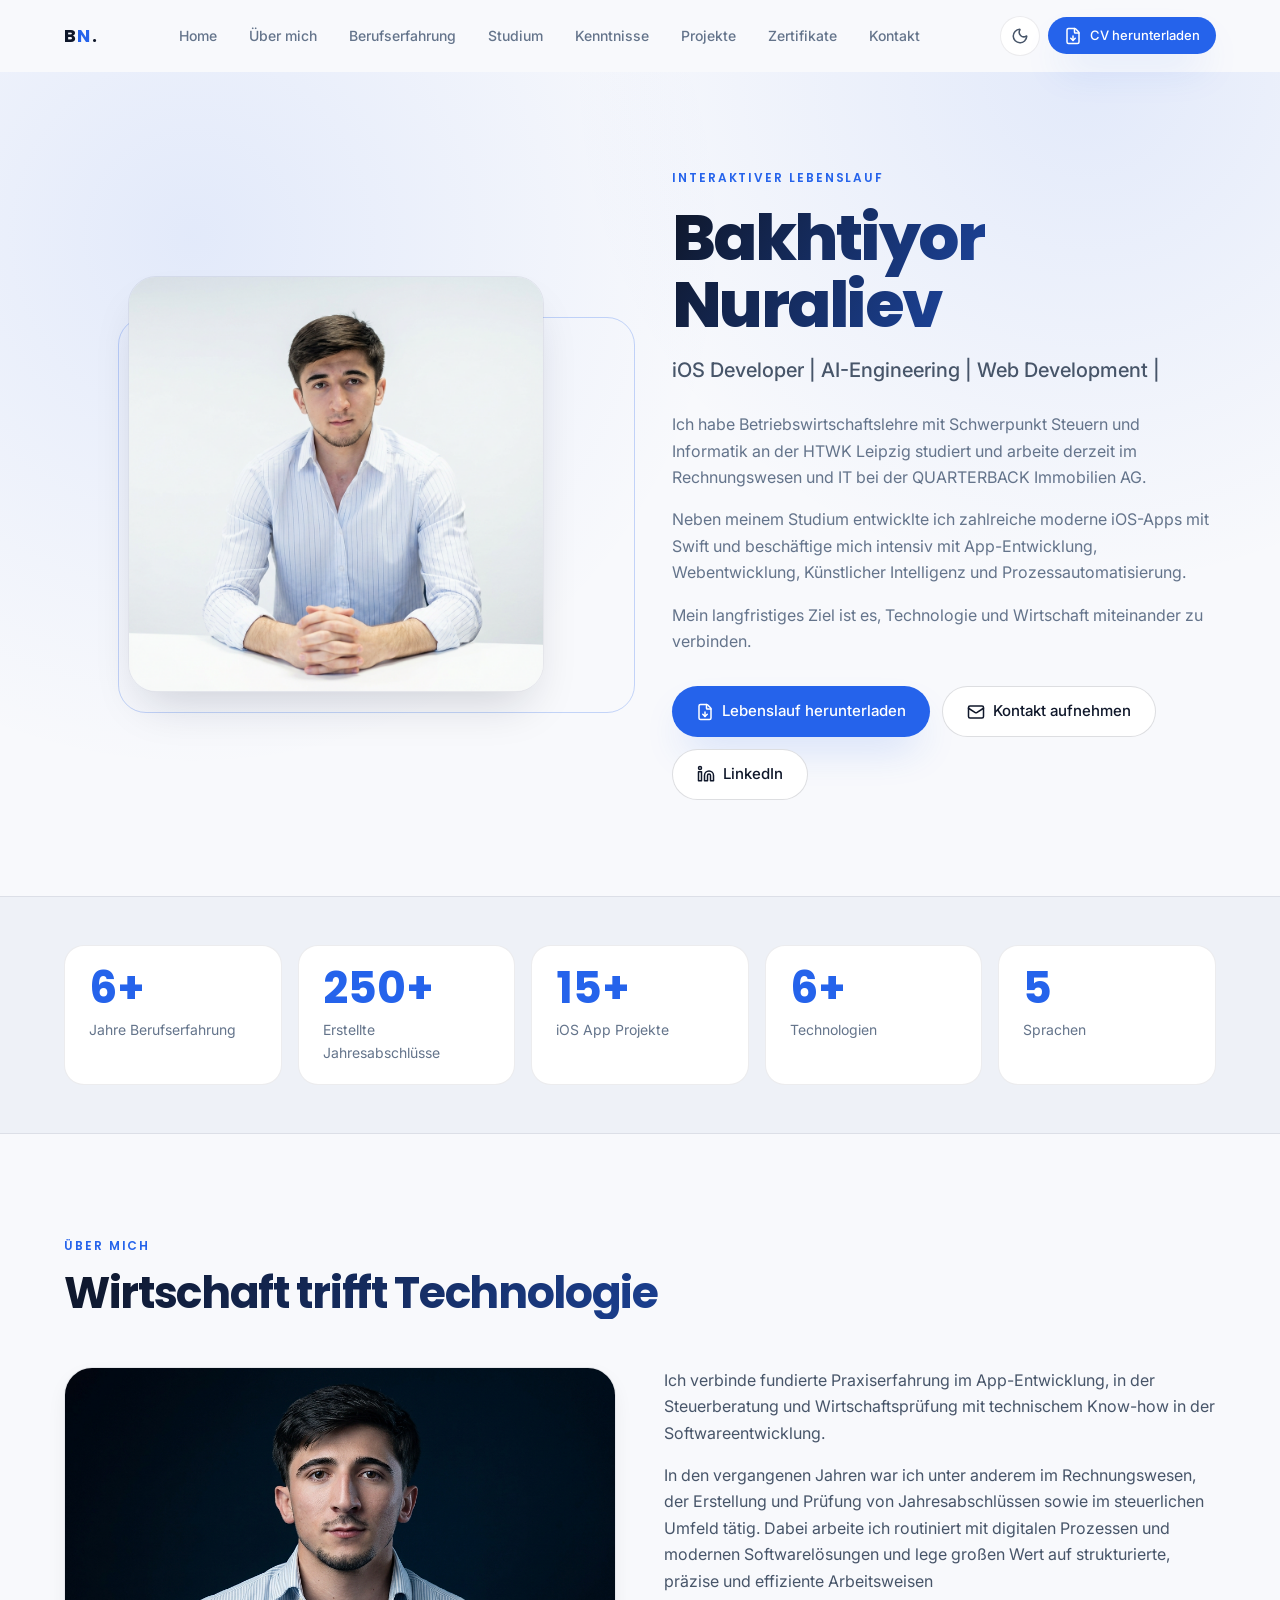
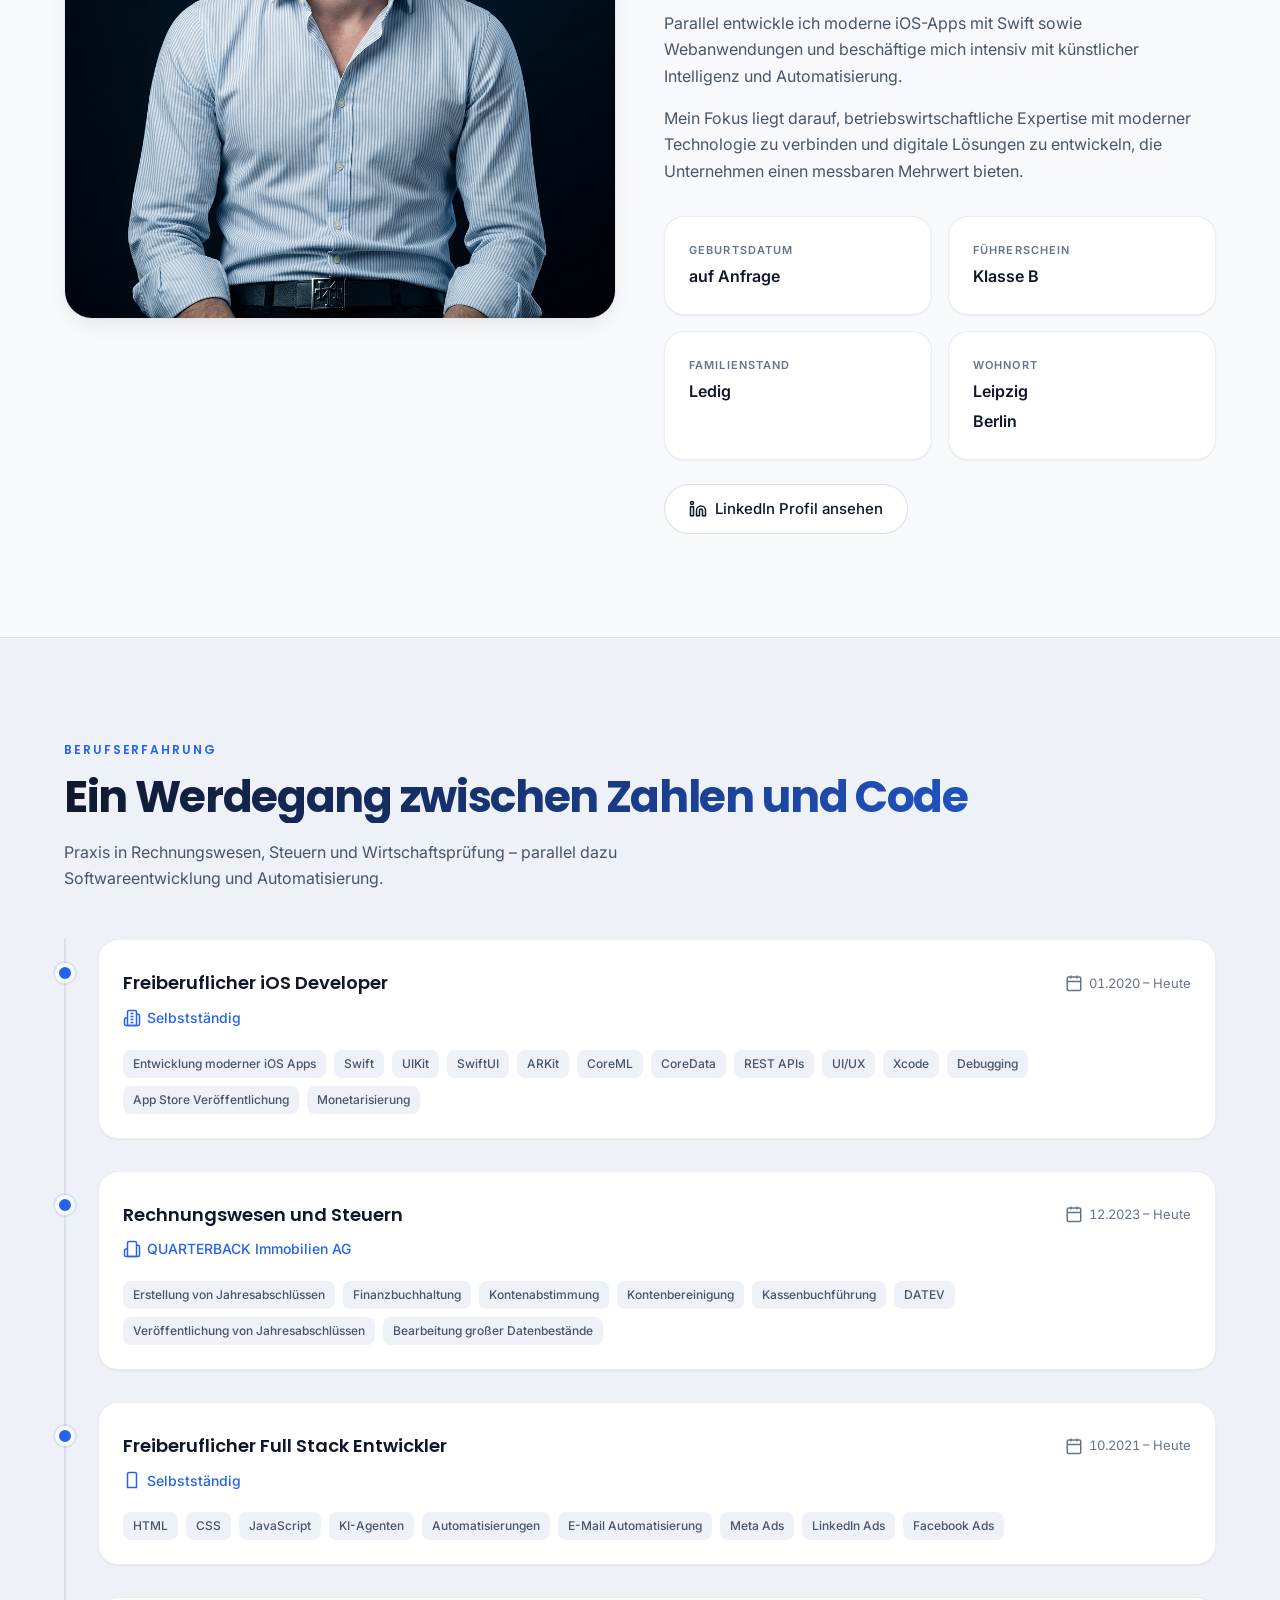
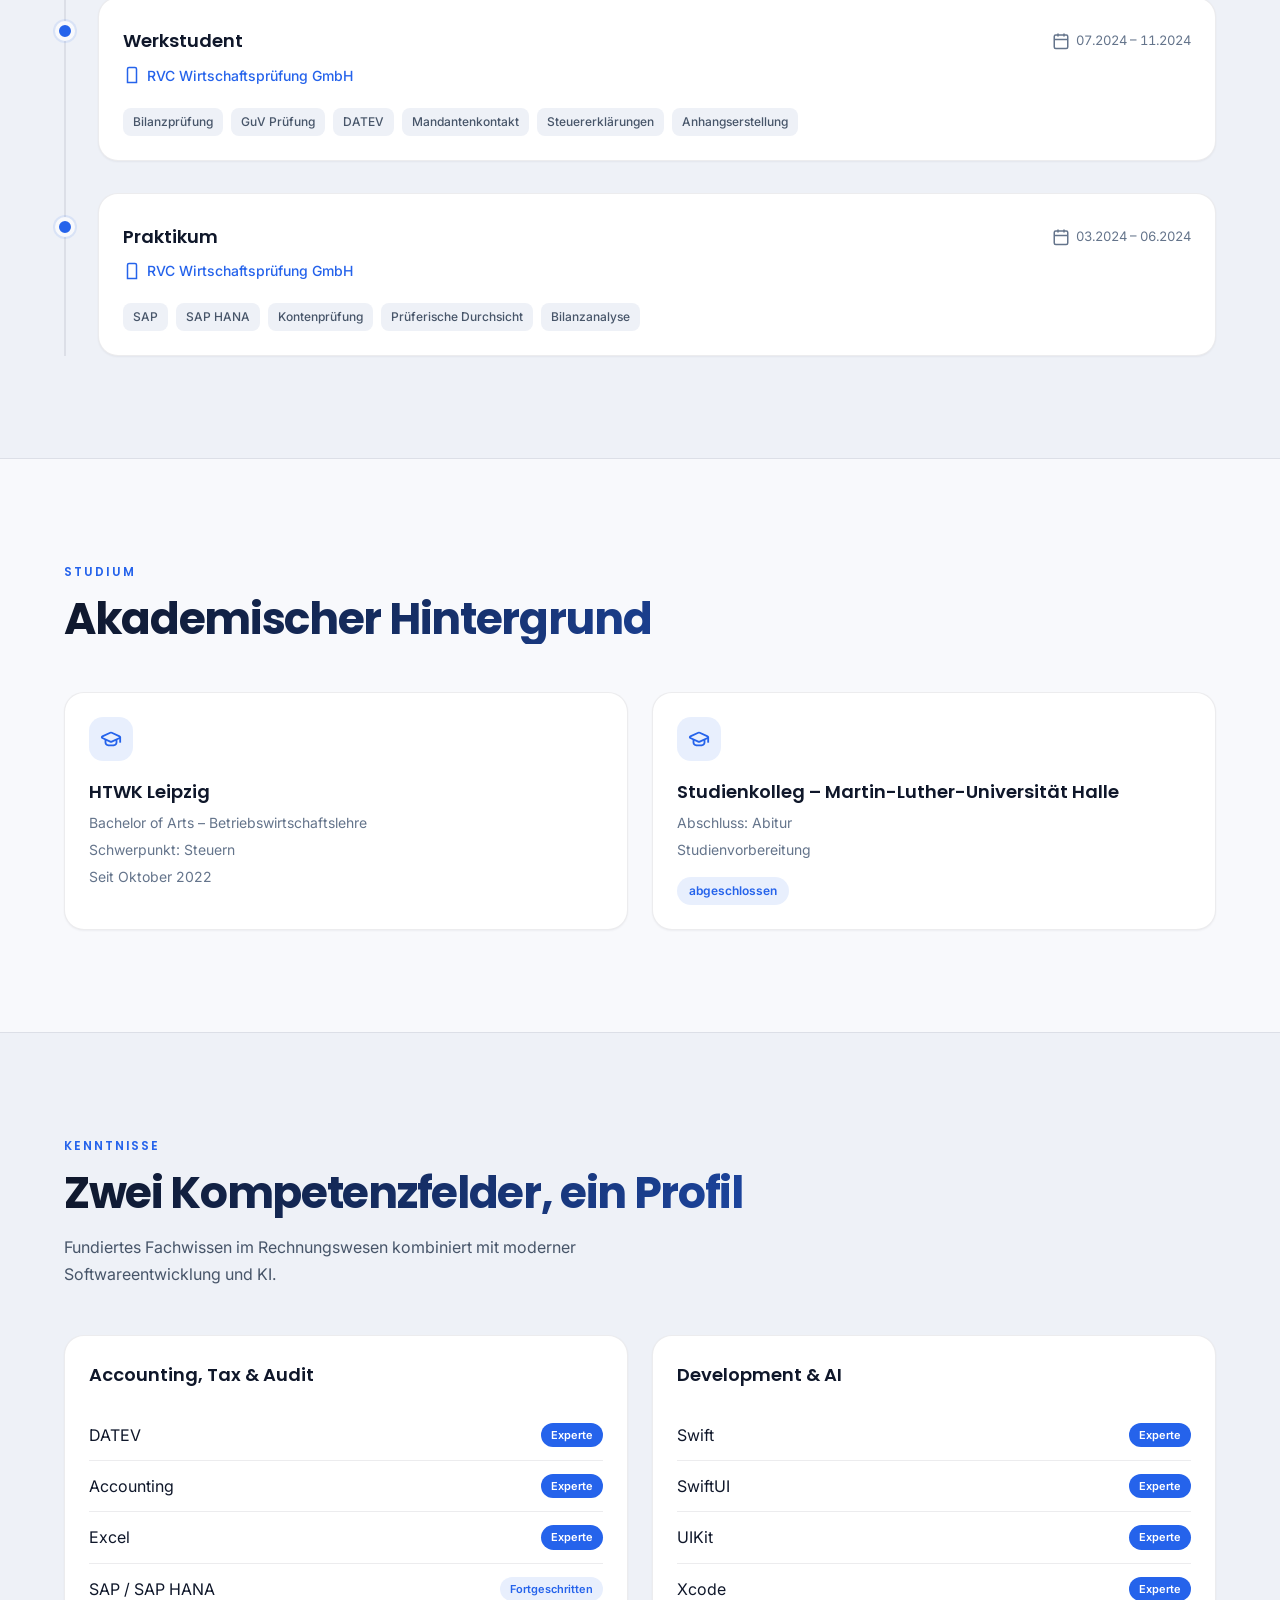
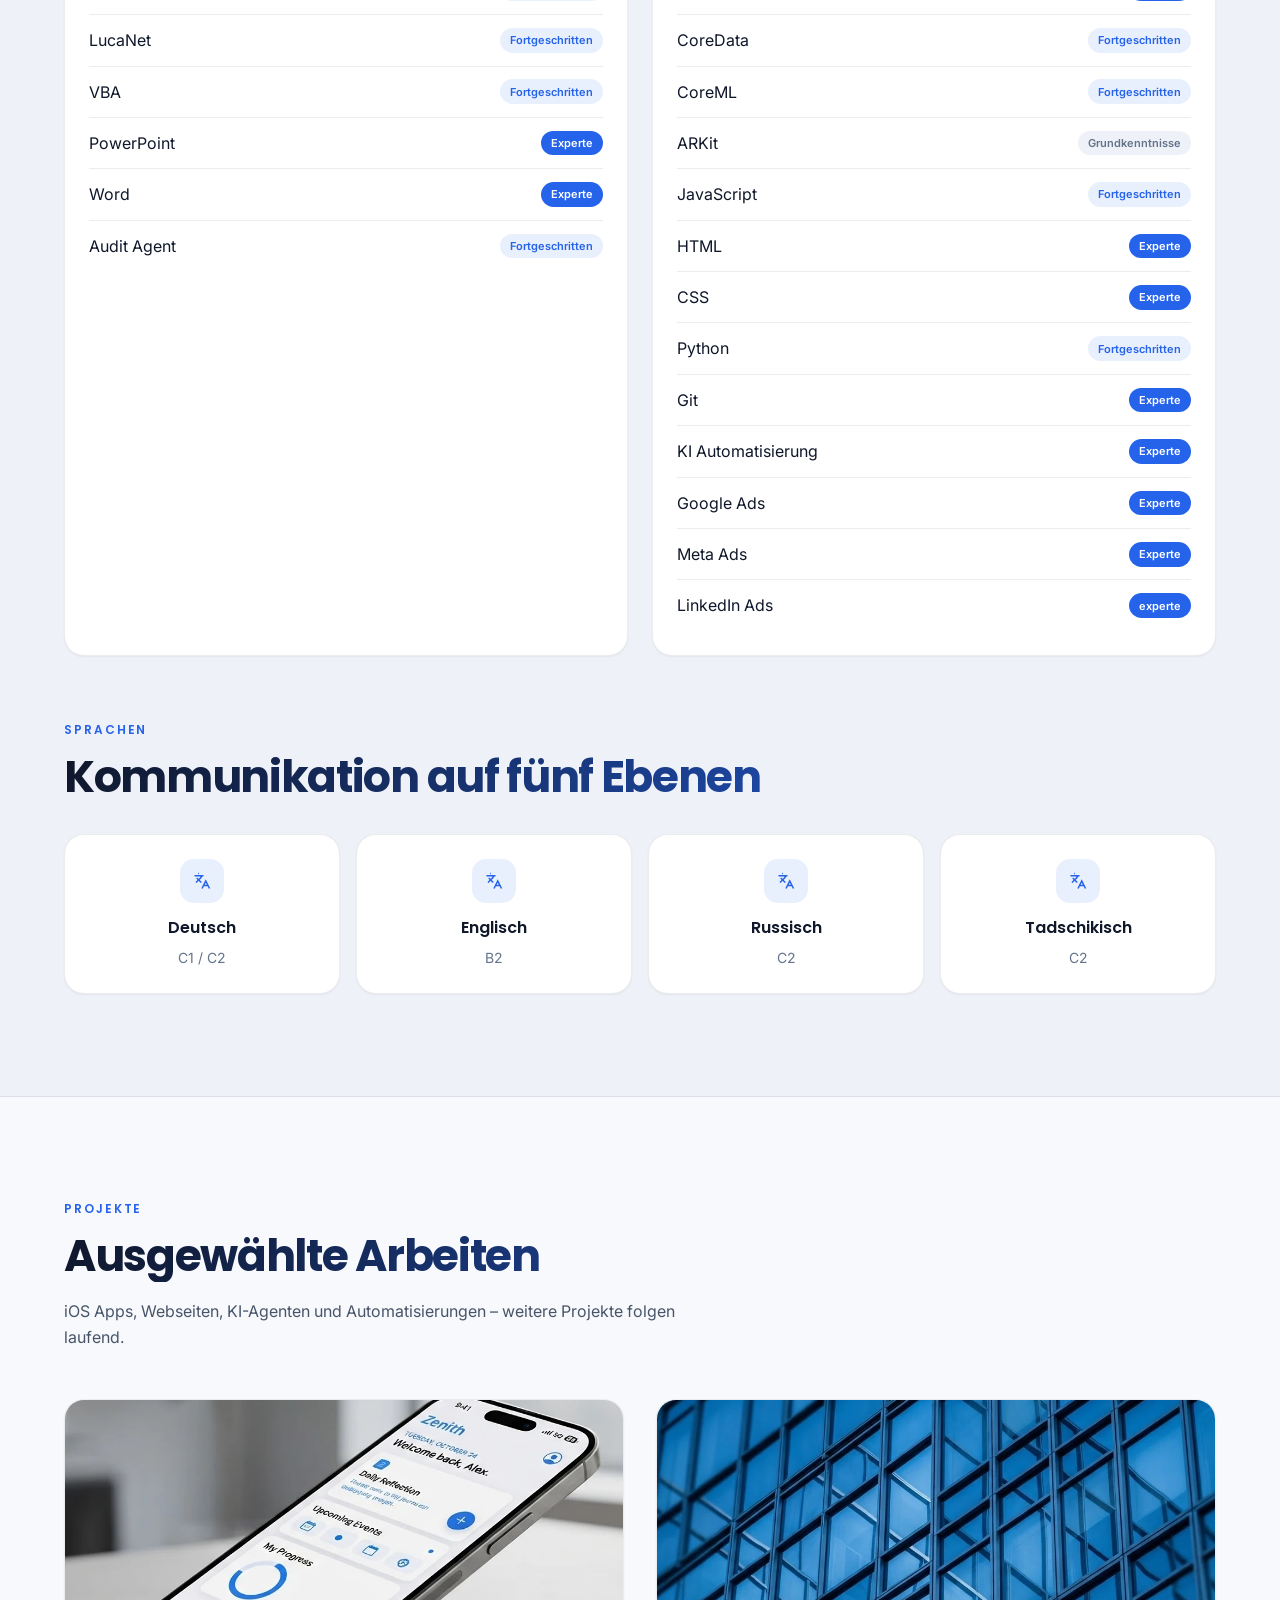
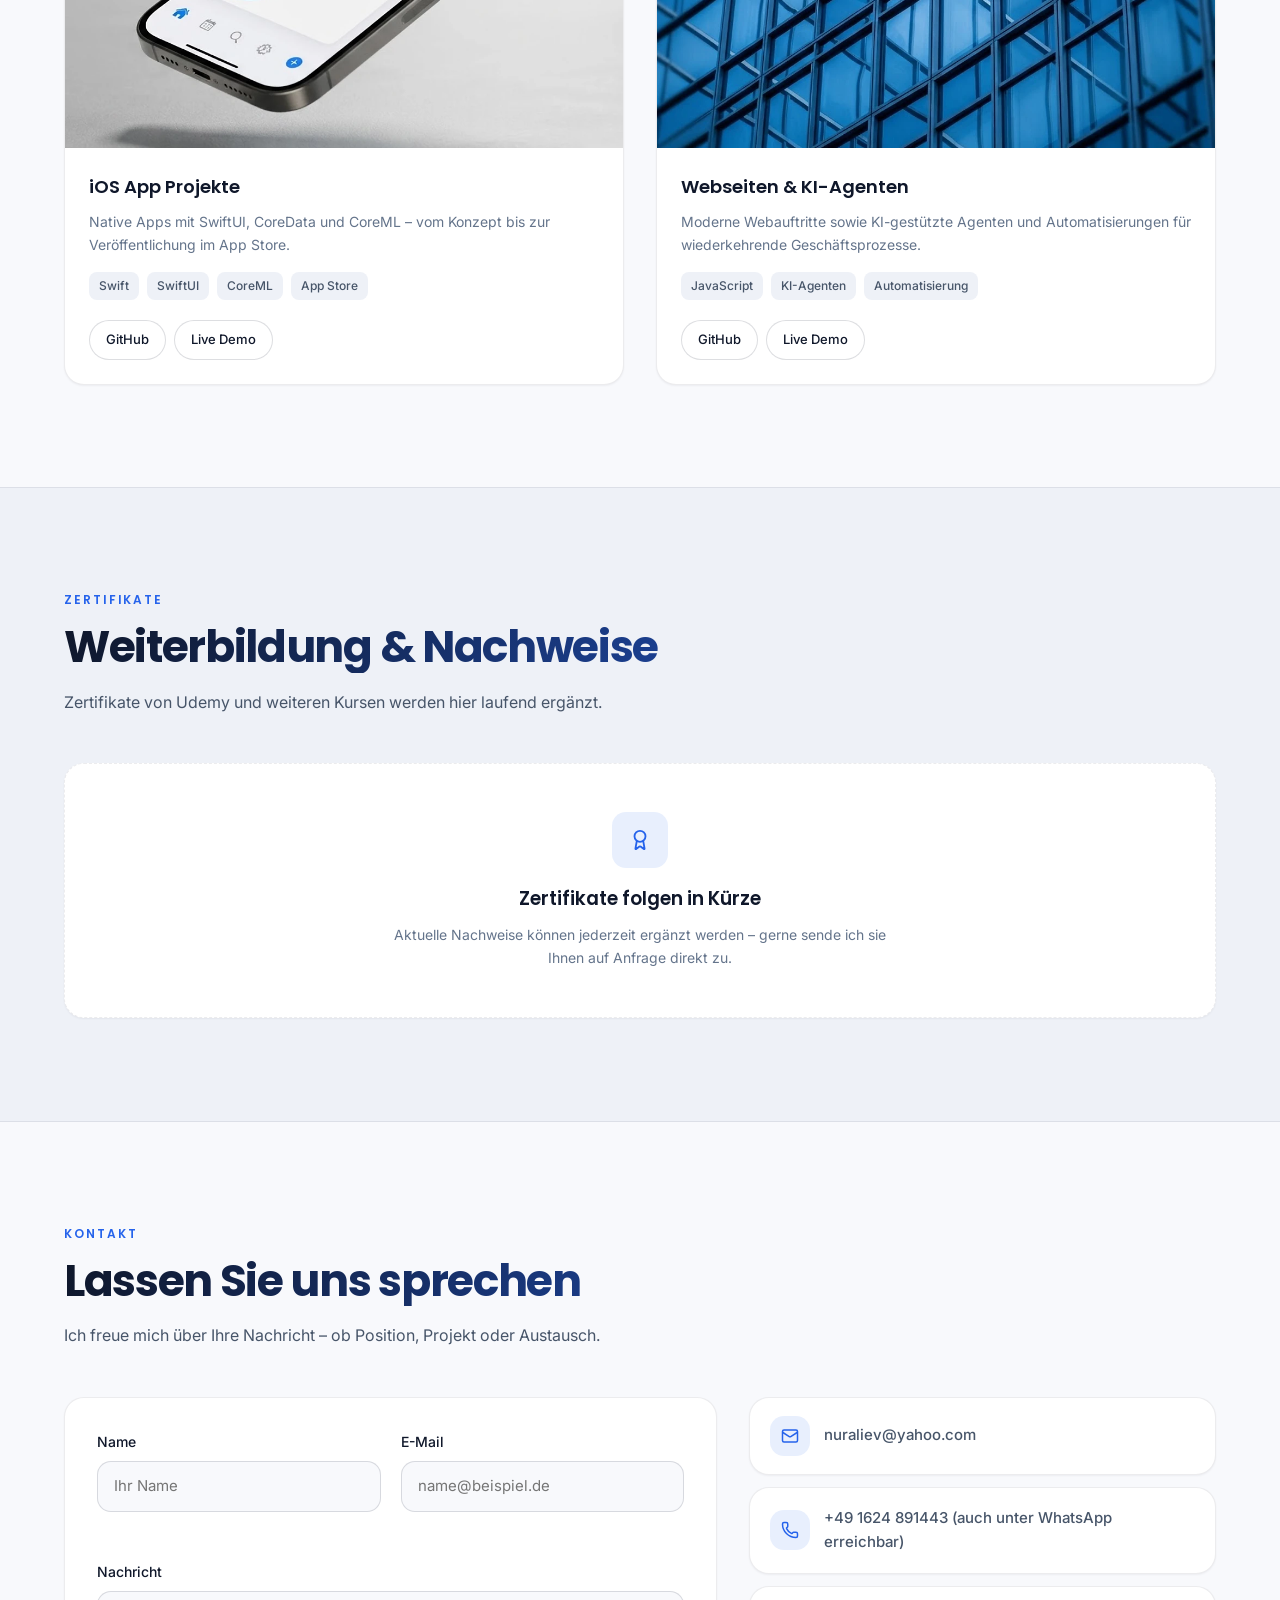
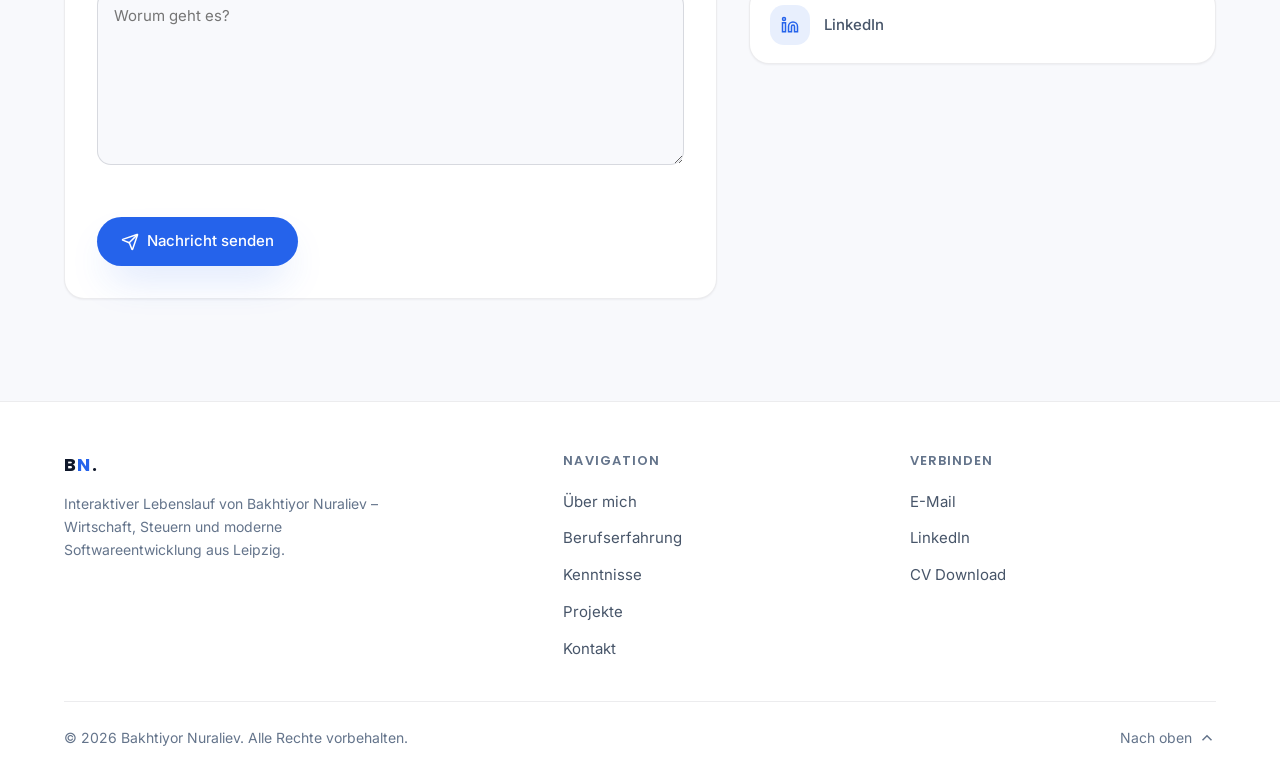
<file: index.html>
<!DOCTYPE html>
<html lang="de">
<head>
  <meta charset="UTF-8">
  <meta name="viewport" content="width=device-width, initial-scale=1.0">
  <title>Bachtijor Nuraliev — Interaktiver Lebenslauf</title>
  <meta name="description" content="BWL-Student mit Schwerpunkt Steuern, tätig im Rechnungswesen der QUARTERBACK Immobilien AG und iOS Developer mit Swift, SwiftUI und KI-Automatisierung.">
  <meta name="author" content="BachtijorNuraliev">
  <meta property="og:title" content="Bachtijor Nuraliev — Interaktiver Lebenslauf">
  <meta property="og:description" content="BWL-Student mit Schwerpunkt Steuern, tätig im Rechnungswesen der QUARTERBACK Immobilien AG und iOS Developer mit Swift, SwiftUI und KI-Automatisierung.">
  <meta property="og:type" content="profile">
  <meta name="twitter:card" content="summary_large_image">
  <meta name="twitter:title" content="Bachtijor Nuraliev — Interaktiver Lebenslauf">
  <meta name="twitter:description" content="Interaktiver Lebenslauf von Bachtijor Nuraliev: Accounting, Tax, Audit und iOS Development.">
  <link rel="icon" href="favicon.svg?v=2" type="image/svg+xml">
  <link rel="apple-touch-icon" href="favicon.svg">
  <link rel="preconnect" href="https://fonts.googleapis.com">
  <link rel="preconnect" href="https://fonts.gstatic.com" crossorigin>
  <link href="https://fonts.googleapis.com/css2?family=Inter:wght@400;500;600;700&family=Poppins:wght@600;700;800&display=swap" rel="stylesheet">
  <link rel="stylesheet" href="css/styles.css">
  <style>
    /* Fallback: sichtbar auch wenn externes CSS/JS nicht lädt */
    html, body { min-height: 100%; }
    body {
      font-family: Inter, system-ui, sans-serif;
      color: #0f172a;
      background: #f8f9fc;
    }
    [data-theme="dark"] body {
      color: #f1f5f9;
      background: #070b14;
    }
    /* Lovable-Branding (Badge, Logo, Name) nie anzeigen */
    [id*="lovable" i],
    [class*="lovable" i],
    [data-lovable],
    iframe[src*="lovable" i],
    a[href*="lovable.dev" i],
    a[href*="gptengineer" i],
    script[src*="lovable" i] {
      display: none !important;
      visibility: hidden !important;
      pointer-events: none !important;
      width: 0 !important;
      height: 0 !important;
      overflow: hidden !important;
    }
  </style>
  <script>
    (function () {
      var t = localStorage.getItem("bn-theme");
      if (t !== "light" && t !== "dark") {
        t = window.matchMedia("(prefers-color-scheme: dark)").matches ? "dark" : "light";
      }
      document.documentElement.setAttribute("data-theme", t);
    })();
    (function () {
      function removeLovable() {
        document.querySelectorAll('[id*="lovable" i],[class*="lovable" i],[data-lovable],iframe[src*="lovable" i],a[href*="lovable.dev" i]').forEach(function (el) {
          el.remove();
        });
      }
      removeLovable();
      document.addEventListener("DOMContentLoaded", removeLovable);
      new MutationObserver(removeLovable).observe(document.documentElement, { childList: true, subtree: true });
    })();
  </script>
</head>
<body>

  <!-- Header -->
  <header class="site-header">
    <div class="container header-inner">
      <a href="#home" class="logo">B<span>N</span>.</a>

      <nav class="nav-desktop" aria-label="Hauptnavigation">
        <a href="#home" data-nav>Home</a>
        <a href="#ueber-mich" data-nav>Über mich</a>
        <a href="#berufserfahrung" data-nav>Berufserfahrung</a>
        <a href="#studium" data-nav>Studium</a>
        <a href="#kenntnisse" data-nav>Kenntnisse</a>
        <a href="#projekte" data-nav>Projekte</a>
        <a href="#zertifikate" data-nav>Zertifikate</a>
        <a href="#kontakt" data-nav>Kontakt</a>
      </nav>

      <div class="header-actions">
        <button class="btn btn--icon theme-toggle" type="button" aria-label="Farbschema wechseln">
          <svg class="icon theme-icon theme-icon--moon" xmlns="http://www.w3.org/2000/svg" viewBox="0 0 24 24" fill="none" stroke="currentColor" stroke-width="2" stroke-linecap="round" stroke-linejoin="round" aria-hidden="true"><path d="M20.985 12.486a9 9 0 1 1-9.473-9.472c.405-.022.617.46.402.803a6 6 0 0 0 8.268 8.268c.344-.215.825-.004.803.401"/></svg>
          <svg class="icon theme-icon theme-icon--sun" xmlns="http://www.w3.org/2000/svg" viewBox="0 0 24 24" fill="none" stroke="currentColor" stroke-width="2" stroke-linecap="round" stroke-linejoin="round" aria-hidden="true"><circle cx="12" cy="12" r="4"/><path d="M12 2v2M12 20v2M4.93 4.93l1.41 1.41M17.66 17.66l1.41 1.41M2 12h2M20 12h2M6.34 17.66l-1.41 1.41M19.07 4.93l-1.41 1.41"/></svg>
        </button>
        <a href="file:///C:/Users/User/Downloads/Lebenslauf_BN3.pdf" download class="btn btn--primary btn--sm">
          <svg class="icon" xmlns="http://www.w3.org/2000/svg" viewBox="0 0 24 24" fill="none" stroke="currentColor" stroke-width="2" stroke-linecap="round" stroke-linejoin="round" aria-hidden="true"><path d="M6 22a2 2 0 0 1-2-2V4a2 2 0 0 1 2-2h8a2.4 2.4 0 0 1 1.704.706l3.588 3.588A2.4 2.4 0 0 1 20 8v12a2 2 0 0 1-2 2z"/><path d="M14 2v5a1 1 0 0 0 1 1h5"/><path d="M12 18v-6"/><path d="m9 15 3 3 3-3"/></svg>
          CV herunterladen
        </a>
        <button class="btn btn--icon menu-toggle" type="button" aria-label="Menü öffnen" aria-expanded="false" aria-controls="mobile-nav">
          <svg class="icon" xmlns="http://www.w3.org/2000/svg" viewBox="0 0 24 24" fill="none" stroke="currentColor" stroke-width="2" stroke-linecap="round" stroke-linejoin="round" aria-hidden="true"><path d="M4 5h16M4 12h16M4 19h16"/></svg>
        </button>
      </div>
    </div>
  </header>

  <nav id="mobile-nav" class="mobile-nav" aria-label="Mobile Navigation">
    <a href="#home" data-nav>Home</a>
    <a href="#ueber-mich" data-nav>Über mich</a>
    <a href="#berufserfahrung" data-nav>Berufserfahrung</a>
    <a href="#studium" data-nav>Studium</a>
    <a href="#kenntnisse" data-nav>Kenntnisse</a>
    <a href="#projekte" data-nav>Projekte</a>
    <a href="#zertifikate" data-nav>Zertifikate</a>
    <a href="#kontakt" data-nav>Kontakt</a>
  </nav>

  <main>

    <!-- Hero -->
    <section id="home" class="hero">
      <div class="container hero-grid">
        <div class="hero-visual reveal">
          <img src="assets/portrait-DXwS8Iqu.webp" alt="Portraitfoto von Bakhtiyor Nuraliev" width="480" height="600">
        </div>
        <div class="hero-content reveal reveal-delay-1">
          <p class="eyebrow">Interaktiver Lebenslauf</p>
          <h1 class="text-gradient">Bakhtiyor Nuraliev</h1>
          <p class="hero-subtitle"> iOS Developer | AI-Engineering | Web Development | </p>
          <div class="hero-text">
            <p>Ich habe Betriebswirtschaftslehre mit Schwerpunkt Steuern und Informatik an der HTWK Leipzig studiert und arbeite derzeit im Rechnungswesen und IT bei der QUARTERBACK Immobilien AG.</p>
            <p>Neben meinem Studium entwicklte ich zahlreiche moderne iOS-Apps mit Swift und beschäftige mich intensiv mit App-Entwicklung, Webentwicklung, Künstlicher Intelligenz und Prozessautomatisierung.</p>
            <p>Mein langfristiges Ziel ist es, Technologie und Wirtschaft miteinander zu verbinden.</p>
          </div>
          <div class="hero-actions">
            <a href="file:///C:/Users/User/Downloads/Lebenslauf_BN3.pdf" download class="btn btn--primary">
              <svg class="icon" xmlns="http://www.w3.org/2000/svg" viewBox="0 0 24 24" fill="none" stroke="currentColor" stroke-width="2" stroke-linecap="round" stroke-linejoin="round" aria-hidden="true"><path d="M6 22a2 2 0 0 1-2-2V4a2 2 0 0 1 2-2h8a2.4 2.4 0 0 1 1.704.706l3.588 3.588A2.4 2.4 0 0 1 20 8v12a2 2 0 0 1-2 2z"/><path d="M14 2v5a1 1 0 0 0 1 1h5"/><path d="M12 18v-6"/><path d="m9 15 3 3 3-3"/></svg>
              Lebenslauf herunterladen
            </a>
            <a href="#kontakt" class="btn btn--ghost">
              <svg class="icon" xmlns="http://www.w3.org/2000/svg" viewBox="0 0 24 24" fill="none" stroke="currentColor" stroke-width="2" stroke-linecap="round" stroke-linejoin="round" aria-hidden="true"><path d="m22 7-8.991 5.727a2 2 0 0 1-2.009 0L2 7"/><rect x="2" y="4" width="20" height="16" rx="2"/></svg>
              Kontakt aufnehmen
            </a>
            <a href="https://www.linkedin.com/in/bakhtiyor-nuraliev-leipzig/" target="_blank" rel="noopener noreferrer" class="btn btn--ghost">
              <svg class="icon" xmlns="http://www.w3.org/2000/svg" viewBox="0 0 24 24" fill="none" stroke="currentColor" stroke-width="2" stroke-linecap="round" stroke-linejoin="round" aria-hidden="true"><path d="M16 8a6 6 0 0 1 6 6v7h-4v-7a2 2 0 0 0-2-2 2 2 0 0 0-2 2v7h-4v-7a6 6 0 0 1 6-6z"/><rect width="4" height="12" x="2" y="9"/><circle cx="4" cy="4" r="2"/></svg>
              LinkedIn
            </a>
          </div>
        </div>
      </div>
    </section>

    <!-- Stats -->
    <section class="stats" aria-label="Kennzahlen">
      <div class="container stats-grid">
        <div class="stat-card reveal">
          <p class="stat-value" data-count="2" data-suffix="+">6+</p>
          <p class="stat-label">Jahre Berufserfahrung</p>
        </div>
        <div class="stat-card reveal reveal-delay-1">
          <p class="stat-value" data-count="250" data-suffix="+">250+</p>
          <p class="stat-label">Erstellte Jahresabschlüsse</p>
        </div>
        <div class="stat-card reveal reveal-delay-2">
          <p class="stat-value" data-count="15">15+</p>
          <p class="stat-label">iOS App Projekte</p>
        </div>
        <div class="stat-card reveal reveal-delay-3">
          <p class="stat-value" data-count="10" data-suffix="+">6+</p>
          <p class="stat-label">Technologien</p>
        </div>
        <div class="stat-card reveal">
          <p class="stat-value" data-count="5">5</p>
          <p class="stat-label">Sprachen</p>
        </div>
      </div>
    </section>

    <!-- About -->
    <section id="ueber-mich" class="section">
      <div class="container">
        <header class="section-header reveal">
          <p class="eyebrow">Über mich</p>
          <h2 class="section-title text-gradient">Wirtschaft trifft Technologie</h2>
        </header>
        <div class="about-grid">
          <img src="assets/office-BW8prAwL.webp" alt="Bakhtiyor Nuraliev im Büro" class="about-image reveal" loading="lazy" width="640" height="480">
          <div class="reveal reveal-delay-1">
            <div class="about-text">
              <p>Ich verbinde fundierte Praxiserfahrung im App-Entwicklung, in der Steuerberatung und Wirtschaftsprüfung mit technischem Know-how in der Softwareentwicklung.</p>
              <p>In den vergangenen Jahren war ich unter anderem im Rechnungswesen, der Erstellung und Prüfung von Jahresabschlüssen sowie im steuerlichen Umfeld tätig. Dabei arbeite ich routiniert mit digitalen Prozessen und modernen Softwarelösungen und lege großen Wert auf strukturierte, präzise und effiziente Arbeitsweisen</p>
              <p>Parallel entwickle ich moderne iOS-Apps mit Swift sowie Webanwendungen und beschäftige mich intensiv mit künstlicher Intelligenz und Automatisierung.</p>
              <p>Mein Fokus liegt darauf, betriebswirtschaftliche Expertise mit moderner Technologie zu verbinden und digitale Lösungen zu entwickeln, die Unternehmen einen messbaren Mehrwert bieten.</p>
            </div>
            <dl class="info-grid">
              <div class="card info-item">
                <dt>Geburtsdatum</dt>
                <dd>auf Anfrage</dd>
              </div>
              <div class="card info-item">
                <dt>Führerschein</dt>
                <dd>Klasse B</dd>
              </div>
              <div class="card info-item">
                <dt>Familienstand</dt>
                <dd>Ledig</dd>
              </div>
              <div class="card info-item">
                <dt>Wohnort</dt>
                <dd>Leipzig</dd>
				<dd>Berlin</dd>
              </div>
            </dl>
            <a href="https://www.linkedin.com/in/bakhtiyor-nuraliev-leipzig/" target="_blank" rel="noopener noreferrer" class="btn btn--ghost mt-6">
              <svg class="icon" xmlns="http://www.w3.org/2000/svg" viewBox="0 0 24 24" fill="none" stroke="currentColor" stroke-width="2" stroke-linecap="round" stroke-linejoin="round" aria-hidden="true"><path d="M16 8a6 6 0 0 1 6 6v7h-4v-7a2 2 0 0 0-2-2 2 2 0 0 0-2 2v7h-4v-7a6 6 0 0 1 6-6z"/><rect width="4" height="12" x="2" y="9"/><circle cx="4" cy="4" r="2"/></svg>
              LinkedIn Profil ansehen
            </a>
          </div>
        </div>
      </div>
    </section>

    <!-- Experience -->
    <section id="berufserfahrung" class="section section--muted">
      <div class="container">
        <header class="section-header reveal">
          <p class="eyebrow">Berufserfahrung</p>
          <h2 class="section-title text-gradient">Ein Werdegang zwischen Zahlen und Code</h2>
          <p class="section-desc">Praxis in Rechnungswesen, Steuern und Wirtschaftsprüfung – parallel dazu Softwareentwicklung und Automatisierung.</p>
        </header>

        <ol class="timeline">
          <li class="timeline-item reveal">
            <span class="timeline-marker" aria-hidden="true"></span>
            <article class="card timeline-card">
              <div class="timeline-meta">
                <h3>Freiberuflicher iOS Developer</h3>
                <span class="timeline-date">
                  <svg class="icon" xmlns="http://www.w3.org/2000/svg" viewBox="0 0 24 24" fill="none" stroke="currentColor" stroke-width="2" aria-hidden="true"><path d="M8 2v4M16 2v4M3 10h18M5 4h14a2 2 0 0 1 2 2v14a2 2 0 0 1-2 2H5a2 2 0 0 1-2-2V6a2 2 0 0 1 2-2z"/></svg>
                  01.2020 – Heute
                </span>
              </div>
              <p class="timeline-company">
                <svg class="icon" xmlns="http://www.w3.org/2000/svg" viewBox="0 0 24 24" fill="none" stroke="currentColor" stroke-width="2" aria-hidden="true"><path d="M6 22V4a2 2 0 0 1 2-2h8a2 2 0 0 1 2 2v18Z"/><path d="M6 12H4a2 2 0 0 0-2 2v6a2 2 0 0 0 2 2h16a2 2 0 0 0 2-2V9a2 2 0 0 0-2-2h-2"/><path d="M10 6h4M10 10h4M10 14h4M10 18h4"/></svg>
                Selbstständig
              </p>
              <div class="tags">
                <span class="tag">Entwicklung moderner iOS Apps</span>
                <span class="tag">Swift</span><span class="tag">UIKit</span><span class="tag">SwiftUI</span>
                <span class="tag">ARKit</span><span class="tag">CoreML</span><span class="tag">CoreData</span>
                <span class="tag">REST APIs</span><span class="tag">UI/UX</span><span class="tag">Xcode</span>
                <span class="tag">Debugging</span><span class="tag">App Store Veröffentlichung</span><span class="tag">Monetarisierung</span>
              </div>
            </article>
          </li>

          <li class="timeline-item reveal">
            <span class="timeline-marker" aria-hidden="true"></span>
            <article class="card timeline-card">
              <div class="timeline-meta">
                <h3>Rechnungswesen und Steuern</h3>
                <span class="timeline-date">
                  <svg class="icon" xmlns="http://www.w3.org/2000/svg" viewBox="0 0 24 24" fill="none" stroke="currentColor" stroke-width="2" aria-hidden="true"><path d="M8 2v4M16 2v4M3 10h18M5 4h14a2 2 0 0 1 2 2v14a2 2 0 0 1-2 2H5a2 2 0 0 1-2-2V6a2 2 0 0 1 2-2z"/></svg>
                  12.2023 – Heute
                </span>
              </div>
              <p class="timeline-company">
                <svg class="icon" xmlns="http://www.w3.org/2000/svg" viewBox="0 0 24 24" fill="none" stroke="currentColor" stroke-width="2" aria-hidden="true"><path d="M6 22V4a2 2 0 0 1 2-2h8a2 2 0 0 1 2 2v18Z"/><path d="M6 12H4a2 2 0 0 0-2 2v6a2 2 0 0 0 2 2h16a2 2 0 0 0 2-2V9a2 2 0 0 0-2-2h-2"/></svg>
                QUARTERBACK Immobilien AG
              </p>
              <div class="tags">
                <span class="tag">Erstellung von Jahresabschlüssen</span>
                <span class="tag">Finanzbuchhaltung</span><span class="tag">Kontenabstimmung</span>
                <span class="tag">Kontenbereinigung</span><span class="tag">Kassenbuchführung</span>
                <span class="tag">DATEV</span><span class="tag">Veröffentlichung von Jahresabschlüssen</span>
                <span class="tag">Bearbeitung großer Datenbestände</span>
              </div>
            </article>
          </li>

          <li class="timeline-item reveal">
            <span class="timeline-marker" aria-hidden="true"></span>
            <article class="card timeline-card">
              <div class="timeline-meta">
                <h3>Freiberuflicher Full Stack Entwickler</h3>
                <span class="timeline-date">
                  <svg class="icon" xmlns="http://www.w3.org/2000/svg" viewBox="0 0 24 24" fill="none" stroke="currentColor" stroke-width="2" aria-hidden="true"><path d="M8 2v4M16 2v4M3 10h18M5 4h14a2 2 0 0 1 2 2v14a2 2 0 0 1-2 2H5a2 2 0 0 1-2-2V6a2 2 0 0 1 2-2z"/></svg>
                  10.2021 – Heute
                </span>
              </div>
              <p class="timeline-company">
                <svg class="icon" xmlns="http://www.w3.org/2000/svg" viewBox="0 0 24 24" fill="none" stroke="currentColor" stroke-width="2" aria-hidden="true"><path d="M6 22V4a2 2 0 0 1 2-2h8a2 2 0 0 1 2 2v18Z"/></svg>
                Selbstständig
              </p>
              <div class="tags">
                <span class="tag">HTML</span><span class="tag">CSS</span><span class="tag">JavaScript</span>
                <span class="tag">KI-Agenten</span><span class="tag">Automatisierungen</span>
                <span class="tag">E-Mail Automatisierung</span><span class="tag">Meta Ads</span>
                <span class="tag">LinkedIn Ads</span><span class="tag">Facebook Ads</span>
              </div>
            </article>
          </li>

          <li class="timeline-item reveal">
            <span class="timeline-marker" aria-hidden="true"></span>
            <article class="card timeline-card">
              <div class="timeline-meta">
                <h3>Werkstudent</h3>
                <span class="timeline-date">
                  <svg class="icon" xmlns="http://www.w3.org/2000/svg" viewBox="0 0 24 24" fill="none" stroke="currentColor" stroke-width="2" aria-hidden="true"><path d="M8 2v4M16 2v4M3 10h18M5 4h14a2 2 0 0 1 2 2v14a2 2 0 0 1-2 2H5a2 2 0 0 1-2-2V6a2 2 0 0 1 2-2z"/></svg>
                  07.2024 – 11.2024
                </span>
              </div>
              <p class="timeline-company">
                <svg class="icon" xmlns="http://www.w3.org/2000/svg" viewBox="0 0 24 24" fill="none" stroke="currentColor" stroke-width="2" aria-hidden="true"><path d="M6 22V4a2 2 0 0 1 2-2h8a2 2 0 0 1 2 2v18Z"/></svg>
                RVC Wirtschaftsprüfung GmbH
              </p>
              <div class="tags">
                <span class="tag">Bilanzprüfung</span><span class="tag">GuV Prüfung</span><span class="tag">DATEV</span>
                <span class="tag">Mandantenkontakt</span><span class="tag">Steuererklärungen</span><span class="tag">Anhangserstellung</span>
              </div>
            </article>
          </li>

          <li class="timeline-item reveal">
            <span class="timeline-marker" aria-hidden="true"></span>
            <article class="card timeline-card">
              <div class="timeline-meta">
                <h3>Praktikum</h3>
                <span class="timeline-date">
                  <svg class="icon" xmlns="http://www.w3.org/2000/svg" viewBox="0 0 24 24" fill="none" stroke="currentColor" stroke-width="2" aria-hidden="true"><path d="M8 2v4M16 2v4M3 10h18M5 4h14a2 2 0 0 1 2 2v14a2 2 0 0 1-2 2H5a2 2 0 0 1-2-2V6a2 2 0 0 1 2-2z"/></svg>
                  03.2024 – 06.2024
                </span>
              </div>
              <p class="timeline-company">
                <svg class="icon" xmlns="http://www.w3.org/2000/svg" viewBox="0 0 24 24" fill="none" stroke="currentColor" stroke-width="2" aria-hidden="true"><path d="M6 22V4a2 2 0 0 1 2-2h8a2 2 0 0 1 2 2v18Z"/></svg>
                RVC Wirtschaftsprüfung GmbH
              </p>
              <div class="tags">
                <span class="tag">SAP</span><span class="tag">SAP HANA</span><span class="tag">Kontenprüfung</span>
                <span class="tag">Prüferische Durchsicht</span><span class="tag">Bilanzanalyse</span>
              </div>
            </article>
          </li>
        </ol>
      </div>
    </section>

    <!-- Education -->
    <section id="studium" class="section">
      <div class="container">
        <header class="section-header reveal">
          <p class="eyebrow">Studium</p>
          <h2 class="section-title text-gradient">Akademischer Hintergrund</h2>
        </header>
        <div class="edu-grid">
          <article class="card edu-card reveal">
            <div class="card-icon" aria-hidden="true">
              <svg class="icon icon--lg" xmlns="http://www.w3.org/2000/svg" viewBox="0 0 24 24" fill="none" stroke="currentColor" stroke-width="2"><path d="M21.42 10.922a1 1 0 0 0-.019-1.838L12.83 5.18a2 2 0 0 0-1.66 0L2.6 9.08a1 1 0 0 0 0 1.832l8.57 3.908a2 2 0 0 0 1.66 0z"/><path d="M22 10v6"/><path d="M6 12.5V16a6 3 0 0 0 12 0v-3.5"/></svg>
            </div>
            <h3>HTWK Leipzig</h3>
            <p>Bachelor of Arts – Betriebswirtschaftslehre</p>
            <p>Schwerpunkt: Steuern</p>
            <p class="edu-date">Seit Oktober 2022</p>
          </article>
          <article class="card edu-card reveal reveal-delay-1">
            <div class="card-icon" aria-hidden="true">
              <svg class="icon icon--lg" xmlns="http://www.w3.org/2000/svg" viewBox="0 0 24 24" fill="none" stroke="currentColor" stroke-width="2"><path d="M21.42 10.922a1 1 0 0 0-.019-1.838L12.83 5.18a2 2 0 0 0-1.66 0L2.6 9.08a1 1 0 0 0 0 1.832l8.57 3.908a2 2 0 0 0 1.66 0z"/><path d="M22 10v6"/><path d="M6 12.5V16a6 3 0 0 0 12 0v-3.5"/></svg>
            </div>
            <h3>Studienkolleg – Martin-Luther-Universität Halle</h3>
            <p>Abschluss: Abitur</p>
            <p>Studienvorbereitung</p>
            <span class="badge">abgeschlossen</span>
          </article>
        </div>
      </div>
    </section>

    <!-- Skills -->
    <section id="kenntnisse" class="section section--muted">
      <div class="container">
        <header class="section-header reveal">
          <p class="eyebrow">Kenntnisse</p>
          <h2 class="section-title text-gradient">Zwei Kompetenzfelder, ein Profil</h2>
          <p class="section-desc">Fundiertes Fachwissen im Rechnungswesen kombiniert mit moderner Softwareentwicklung und KI.</p>
        </header>

        <div class="skills-grid">
          <article class="card skills-card reveal">
            <h3>Accounting, Tax &amp; Audit</h3>
            <ul>
              <li class="skill-row"><span>DATEV</span><span class="skill-level skill-level--expert">Experte</span></li>
              <li class="skill-row"><span>Accounting</span><span class="skill-level skill-level--expert">Experte</span></li>
              <li class="skill-row"><span>Excel</span><span class="skill-level skill-level--expert">Experte</span></li>
              <li class="skill-row"><span>SAP / SAP HANA</span><span class="skill-level skill-level--advanced">Fortgeschritten</span></li>
              <li class="skill-row"><span>LucaNet</span><span class="skill-level skill-level--advanced">Fortgeschritten</span></li>
              <li class="skill-row"><span>VBA</span><span class="skill-level skill-level--advanced">Fortgeschritten</span></li>
              <li class="skill-row"><span>PowerPoint</span><span class="skill-level skill-level--expert">Experte</span></li>
              <li class="skill-row"><span>Word</span><span class="skill-level skill-level--expert">Experte</span></li>
              <li class="skill-row"><span>Audit Agent</span><span class="skill-level skill-level--advanced">Fortgeschritten</span></li>
            </ul>
          </article>

          <article class="card skills-card reveal reveal-delay-1">
            <h3>Development &amp; AI</h3>
            <ul>
              <li class="skill-row"><span>Swift</span><span class="skill-level skill-level--expert">Experte</span></li>
              <li class="skill-row"><span>SwiftUI</span><span class="skill-level skill-level--expert">Experte</span></li>
              <li class="skill-row"><span>UIKit</span><span class="skill-level skill-level--expert">Experte</span></li>
              <li class="skill-row"><span>Xcode</span><span class="skill-level skill-level--expert">Experte</span></li>
              <li class="skill-row"><span>CoreData</span><span class="skill-level skill-level--advanced">Fortgeschritten</span></li>
              <li class="skill-row"><span>CoreML</span><span class="skill-level skill-level--advanced">Fortgeschritten</span></li>
              <li class="skill-row"><span>ARKit</span><span class="skill-level skill-level--basic">Grundkenntnisse</span></li>
              <li class="skill-row"><span>JavaScript</span><span class="skill-level skill-level--advanced">Fortgeschritten</span></li>
              <li class="skill-row"><span>HTML</span><span class="skill-level skill-level--expert">Experte</span></li>
              <li class="skill-row"><span>CSS</span><span class="skill-level skill-level--expert">Experte</span></li>
              <li class="skill-row"><span>Python</span><span class="skill-level skill-level--advanced">Fortgeschritten</span></li>
              <li class="skill-row"><span>Git</span><span class="skill-level skill-level--expert">Experte</span></li>
              <li class="skill-row"><span>KI Automatisierung</span><span class="skill-level skill-level--expert">Experte</span></li>
              <li class="skill-row"><span>Google Ads</span><span class="skill-level skill-level--expert">Experte</span></li>
              <li class="skill-row"><span>Meta Ads</span><span class="skill-level skill-level--expert">Experte</span></li>
              <li class="skill-row"><span>LinkedIn Ads</span><span class="skill-level skill-level--expert">experte</span></li>
            </ul>
          </article>
        </div>

        <header class="section-header section-header--sub reveal">
          <p class="eyebrow">Sprachen</p>
          <h2 class="section-title text-gradient">Kommunikation auf fünf Ebenen</h2>
        </header>
        <div class="lang-grid">
          <article class="card lang-card reveal">
            <div class="card-icon" aria-hidden="true">
              <svg class="icon" xmlns="http://www.w3.org/2000/svg" viewBox="0 0 24 24" fill="none" stroke="currentColor" stroke-width="2"><path d="m5 8 6 6M4 14l6-6 2-3M2 5h12M7 2h1M22 22l-5-10-5 10M14 18h6"/></svg>
            </div>
            <h4>Deutsch</h4>
            <p>C1 / C2</p>
          </article>
          <article class="card lang-card reveal reveal-delay-1">
            <div class="card-icon" aria-hidden="true">
              <svg class="icon" xmlns="http://www.w3.org/2000/svg" viewBox="0 0 24 24" fill="none" stroke="currentColor" stroke-width="2"><path d="m5 8 6 6M4 14l6-6 2-3M2 5h12M7 2h1M22 22l-5-10-5 10M14 18h6"/></svg>
            </div>
            <h4>Englisch</h4>
            <p>B2</p>
          </article>
          <article class="card lang-card reveal reveal-delay-2">
            <div class="card-icon" aria-hidden="true">
              <svg class="icon" xmlns="http://www.w3.org/2000/svg" viewBox="0 0 24 24" fill="none" stroke="currentColor" stroke-width="2"><path d="m5 8 6 6M4 14l6-6 2-3M2 5h12M7 2h1M22 22l-5-10-5 10M14 18h6"/></svg>
            </div>
            <h4>Russisch</h4>
            <p>C2</p>
          </article>
          <article class="card lang-card reveal reveal-delay-3">
            <div class="card-icon" aria-hidden="true">
              <svg class="icon" xmlns="http://www.w3.org/2000/svg" viewBox="0 0 24 24" fill="none" stroke="currentColor" stroke-width="2"><path d="m5 8 6 6M4 14l6-6 2-3M2 5h12M7 2h1M22 22l-5-10-5 10M14 18h6"/></svg>
            </div>
            <h4>Tadschikisch</h4>
            <p>C2</p>
          </article>
        </div>
      </div>
    </section>

    <!-- Projects -->
    <section id="projekte" class="section">
      <div class="container">
        <header class="section-header reveal">
          <p class="eyebrow">Projekte</p>
          <h2 class="section-title text-gradient">Ausgewählte Arbeiten</h2>
          <p class="section-desc">iOS Apps, Webseiten, KI-Agenten und Automatisierungen – weitere Projekte folgen laufend.</p>
        </header>
        <div class="project-grid">
          <article class="card project-card reveal">
            <img src="assets/project-ios-03duQznm.webp" alt="iOS App Projekte" loading="lazy" width="640" height="400">
            <div class="project-body">
              <h3>iOS App Projekte</h3>
              <p>Native Apps mit SwiftUI, CoreData und CoreML – vom Konzept bis zur Veröffentlichung im App Store.</p>
              <div class="tags">
                <span class="tag">Swift</span><span class="tag">SwiftUI</span><span class="tag">CoreML</span><span class="tag">App Store</span>
              </div>
              <div class="project-actions">
                <a href="https://github.com/" target="_blank" rel="noopener noreferrer" class="btn btn--ghost btn--sm">GitHub</a>
                <a href="#kontakt" class="btn btn--ghost btn--sm">Live Demo</a>
              </div>
            </div>
          </article>
          <article class="card project-card reveal reveal-delay-1">
            <img src="assets/project-web-6ZuaCeTO.webp" alt="Webseiten und KI-Agenten" loading="lazy" width="640" height="400">
            <div class="project-body">
              <h3>Webseiten &amp; KI-Agenten</h3>
              <p>Moderne Webauftritte sowie KI-gestützte Agenten und Automatisierungen für wiederkehrende Geschäftsprozesse.</p>
              <div class="tags">
                <span class="tag">JavaScript</span><span class="tag">KI-Agenten</span><span class="tag">Automatisierung</span>
              </div>
              <div class="project-actions">
                <a href="https://github.com/" target="_blank" rel="noopener noreferrer" class="btn btn--ghost btn--sm">GitHub</a>
                <a href="#kontakt" class="btn btn--ghost btn--sm">Live Demo</a>
              </div>
            </div>
          </article>
        </div>
      </div>
    </section>

    <!-- Certificates -->
    <section id="zertifikate" class="section section--muted">
      <div class="container">
        <header class="section-header reveal">
          <p class="eyebrow">Zertifikate</p>
          <h2 class="section-title text-gradient">Weiterbildung &amp; Nachweise</h2>
          <p class="section-desc">Zertifikate von Udemy und weiteren Kursen werden hier laufend ergänzt.</p>
        </header>
        <article class="card cert-placeholder reveal">
          <div class="card-icon" aria-hidden="true">
            <svg class="icon icon--lg" xmlns="http://www.w3.org/2000/svg" viewBox="0 0 24 24" fill="none" stroke="currentColor" stroke-width="2"><path d="m15.477 12.89 1.515 8.526a.5.5 0 0 1-.81.47l-3.58-2.687a1 1 0 0 0-1.197 0l-3.586 2.686a.5.5 0 0 1-.81-.469l1.514-8.526"/><circle cx="12" cy="8" r="6"/></svg>
          </div>
          <h3>Zertifikate folgen in Kürze</h3>
          <p>Aktuelle Nachweise können jederzeit ergänzt werden – gerne sende ich sie Ihnen auf Anfrage direkt zu.</p>
        </article>
      </div>
    </section>

    <!-- Contact -->
    <section id="kontakt" class="section">
      <div class="container">
        <header class="section-header reveal">
          <p class="eyebrow">Kontakt</p>
          <h2 class="section-title text-gradient">Lassen Sie uns sprechen</h2>
          <p class="section-desc">Ich freue mich über Ihre Nachricht – ob Position, Projekt oder Austausch.</p>
        </header>

        <div class="contact-grid">
          <form id="contact-form" class="card form-card reveal" novalidate>
            <div class="form-grid form-grid--2">
              <div class="form-group">
                <label for="name">Name</label>
                <input type="text" id="name" name="name" autocomplete="name" required placeholder="Ihr Name">
                <span class="form-error" aria-live="polite"></span>
              </div>
              <div class="form-group">
                <label for="email">E-Mail</label>
                <input type="email" id="email" name="email" autocomplete="email" required placeholder="name@beispiel.de">
                <span class="form-error" aria-live="polite"></span>
              </div>
            </div>
            <div class="form-group form-group--spaced">
              <label for="message">Nachricht</label>
              <textarea id="message" name="message" rows="6" required placeholder="Worum geht es?"></textarea>
              <span class="form-error" aria-live="polite"></span>
            </div>
            <div id="form-status" class="form-status" role="status" aria-live="polite"></div>
            <button type="submit" class="btn btn--primary form-submit">
              <svg class="icon" xmlns="http://www.w3.org/2000/svg" viewBox="0 0 24 24" fill="none" stroke="currentColor" stroke-width="2" stroke-linecap="round" stroke-linejoin="round" aria-hidden="true"><path d="M14.536 21.686a.5.5 0 0 0 .937-.024l6.5-19a.496.496 0 0 0-.635-.635l-19 6.5a.5.5 0 0 0-.024.937l7.93 3.18a2 2 0 0 1 1.112 1.11z"/><path d="m21.854 2.147-10.94 10.939"/></svg>
              Nachricht senden
            </button>
          </form>

          <ul class="contact-links reveal reveal-delay-1">
            <li>
              <a href="mailto:nuraliev@yahoo.com" class="card contact-link">
                <span class="card-icon" aria-hidden="true">
                  <svg class="icon" xmlns="http://www.w3.org/2000/svg" viewBox="0 0 24 24" fill="none" stroke="currentColor" stroke-width="2"><path d="m22 7-8.991 5.727a2 2 0 0 1-2.009 0L2 7"/><rect x="2" y="4" width="20" height="16" rx="2"/></svg>
                </span>
                nuraliev@yahoo.com
              </a>
            </li>
            <li>
              <a href="tel:+490000000000" class="card contact-link">
                <span class="card-icon" aria-hidden="true">
                  <svg class="icon" xmlns="http://www.w3.org/2000/svg" viewBox="0 0 24 24" fill="none" stroke="currentColor" stroke-width="2"><path d="M13.832 16.568a1 1 0 0 0 1.213-.303l.355-.465A2 2 0 0 1 17 15h3a2 2 0 0 1 2 2v3a2 2 0 0 1-2 2A18 18 0 0 1 2 4a2 2 0 0 1 2-2h3a2 2 0 0 1 2 2v3a2 2 0 0 1-.8 1.6l-.468.351a1 1 0 0 0-.292 1.233 14 14 0 0 0 6.392 6.384"/></svg>
                </span>
                +49 1624 891443 (auch unter WhatsApp erreichbar)
              </a>
            </li>
            <li>
              <a href="https://www.linkedin.com/in/bakhtiyor-nuraliev" target="_blank" rel="noopener noreferrer" class="card contact-link">
                <span class="card-icon" aria-hidden="true">
                  <svg class="icon" xmlns="http://www.w3.org/2000/svg" viewBox="0 0 24 24" fill="none" stroke="currentColor" stroke-width="2"><path d="M16 8a6 6 0 0 1 6 6v7h-4v-7a2 2 0 0 0-2-2 2 2 0 0 0-2 2v7h-4v-7a6 6 0 0 1 6-6z"/><rect width="4" height="12" x="2" y="9"/><circle cx="4" cy="4" r="2"/></svg>
                </span>
                LinkedIn
              </a>
            </li>
          </ul>
        </div>
      </div>
    </section>

  </main>

  <!-- Footer -->
  <footer class="site-footer">
    <div class="container">
      <div class="footer-grid">
        <div class="footer-brand">
          <a href="#home" class="logo">B<span>N</span>.</a>
          <p>Interaktiver Lebenslauf von Bakhtiyor Nuraliev – Wirtschaft, Steuern und moderne Softwareentwicklung aus Leipzig.</p>
        </div>
        <nav class="footer-nav" aria-label="Footer Navigation">
          <h4>Navigation</h4>
          <ul>
            <li><a href="#ueber-mich">Über mich</a></li>
            <li><a href="#berufserfahrung">Berufserfahrung</a></li>
            <li><a href="#kenntnisse">Kenntnisse</a></li>
            <li><a href="#projekte">Projekte</a></li>
            <li><a href="#kontakt">Kontakt</a></li>
          </ul>
        </nav>
        <div class="footer-social">
          <h4>Verbinden</h4>
          <ul>
            <li><a href="mailto:nuraliev@yahoo.com">E-Mail</a></li>
            <li><a href="https://www.linkedin.com/in/bakhtiyor-nuraliev-leipzig/" target="_blank" rel="noopener noreferrer">LinkedIn</a></li>
            <li><a href="file:///C:/Users/User/Downloads/Lebenslauf_BN3.pdf" download>CV Download</a></li>
          </ul>
        </div>
      </div>
      <div class="footer-bottom">
        <p>&copy; 2026 Bakhtiyor Nuraliev. Alle Rechte vorbehalten.</p>
        <a href="#home" class="back-to-top">
          Nach oben
          <svg class="icon" xmlns="http://www.w3.org/2000/svg" viewBox="0 0 24 24" fill="none" stroke="currentColor" stroke-width="2" aria-hidden="true"><path d="m18 15-6-6-6 6"/></svg>
        </a>
      </div>
    </div>
  </footer>

  <script src="js/main.js" defer></script>
</body>
</html>
</file>
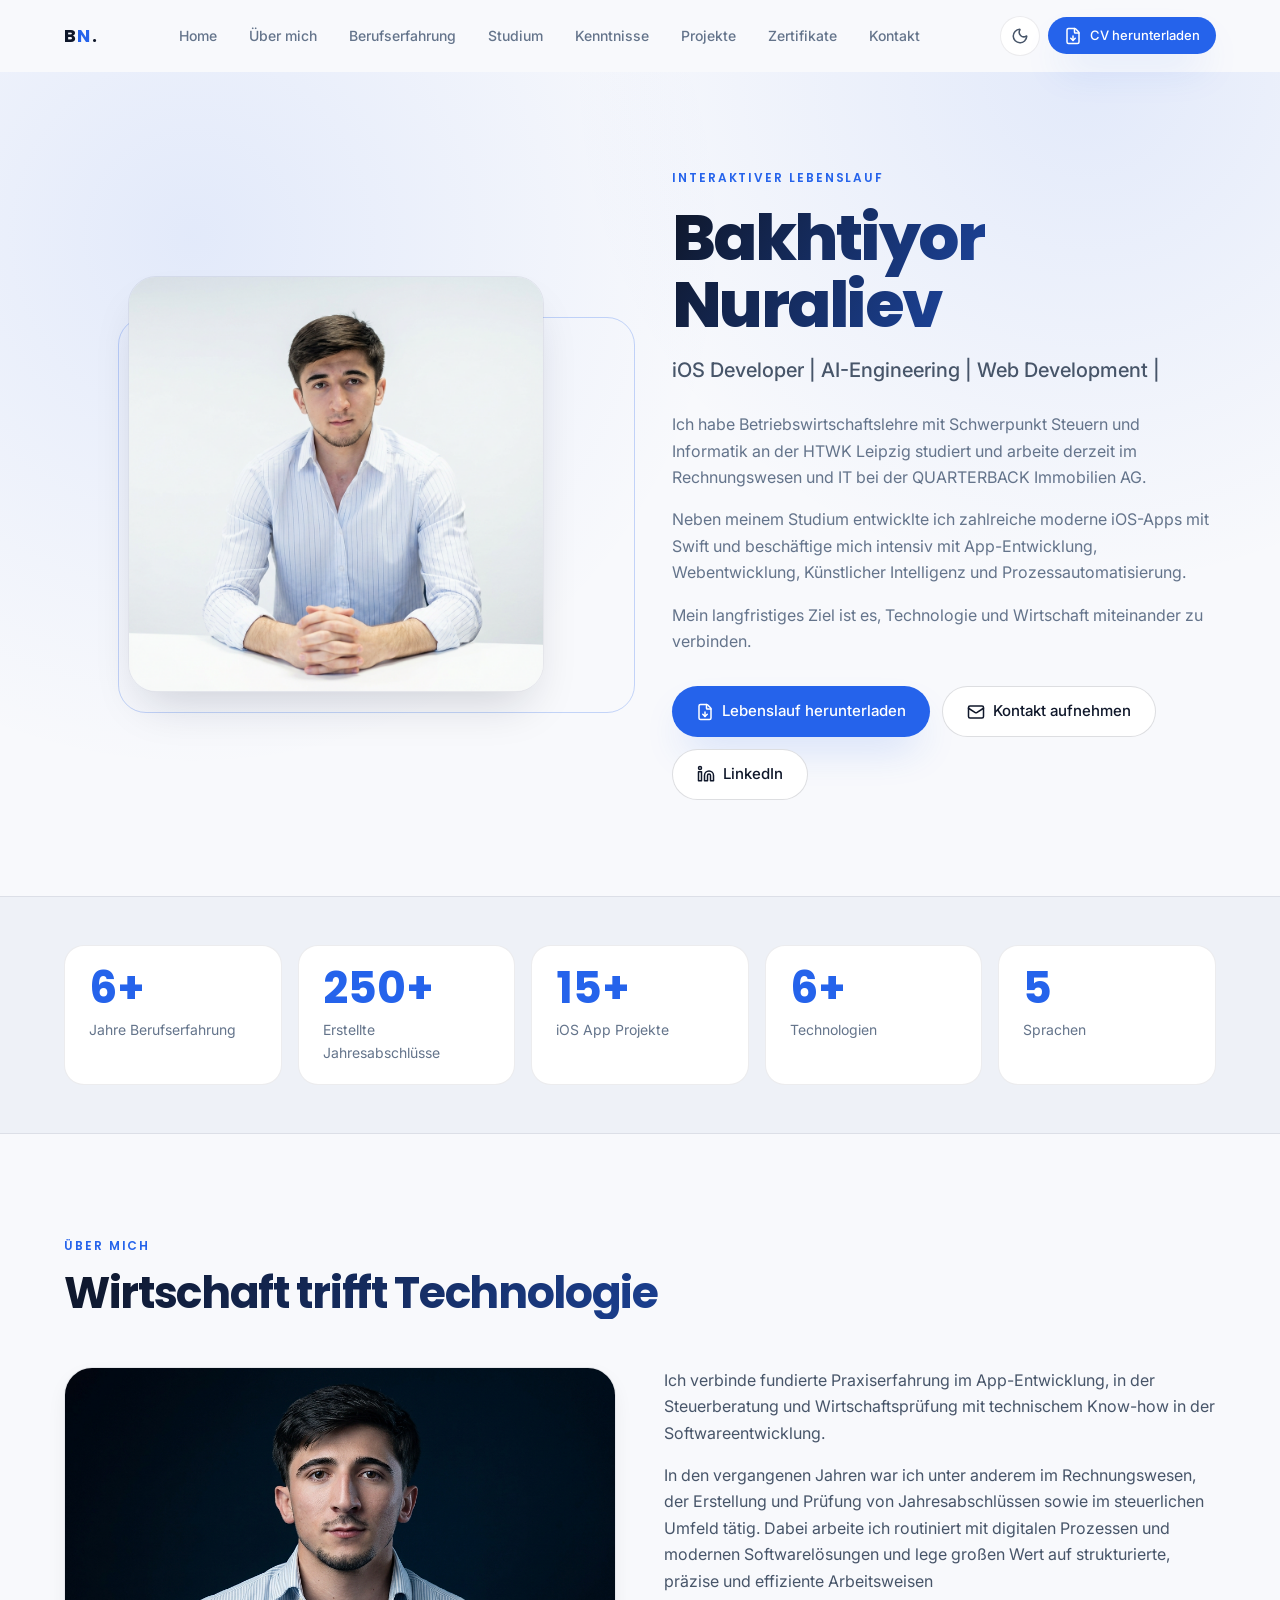
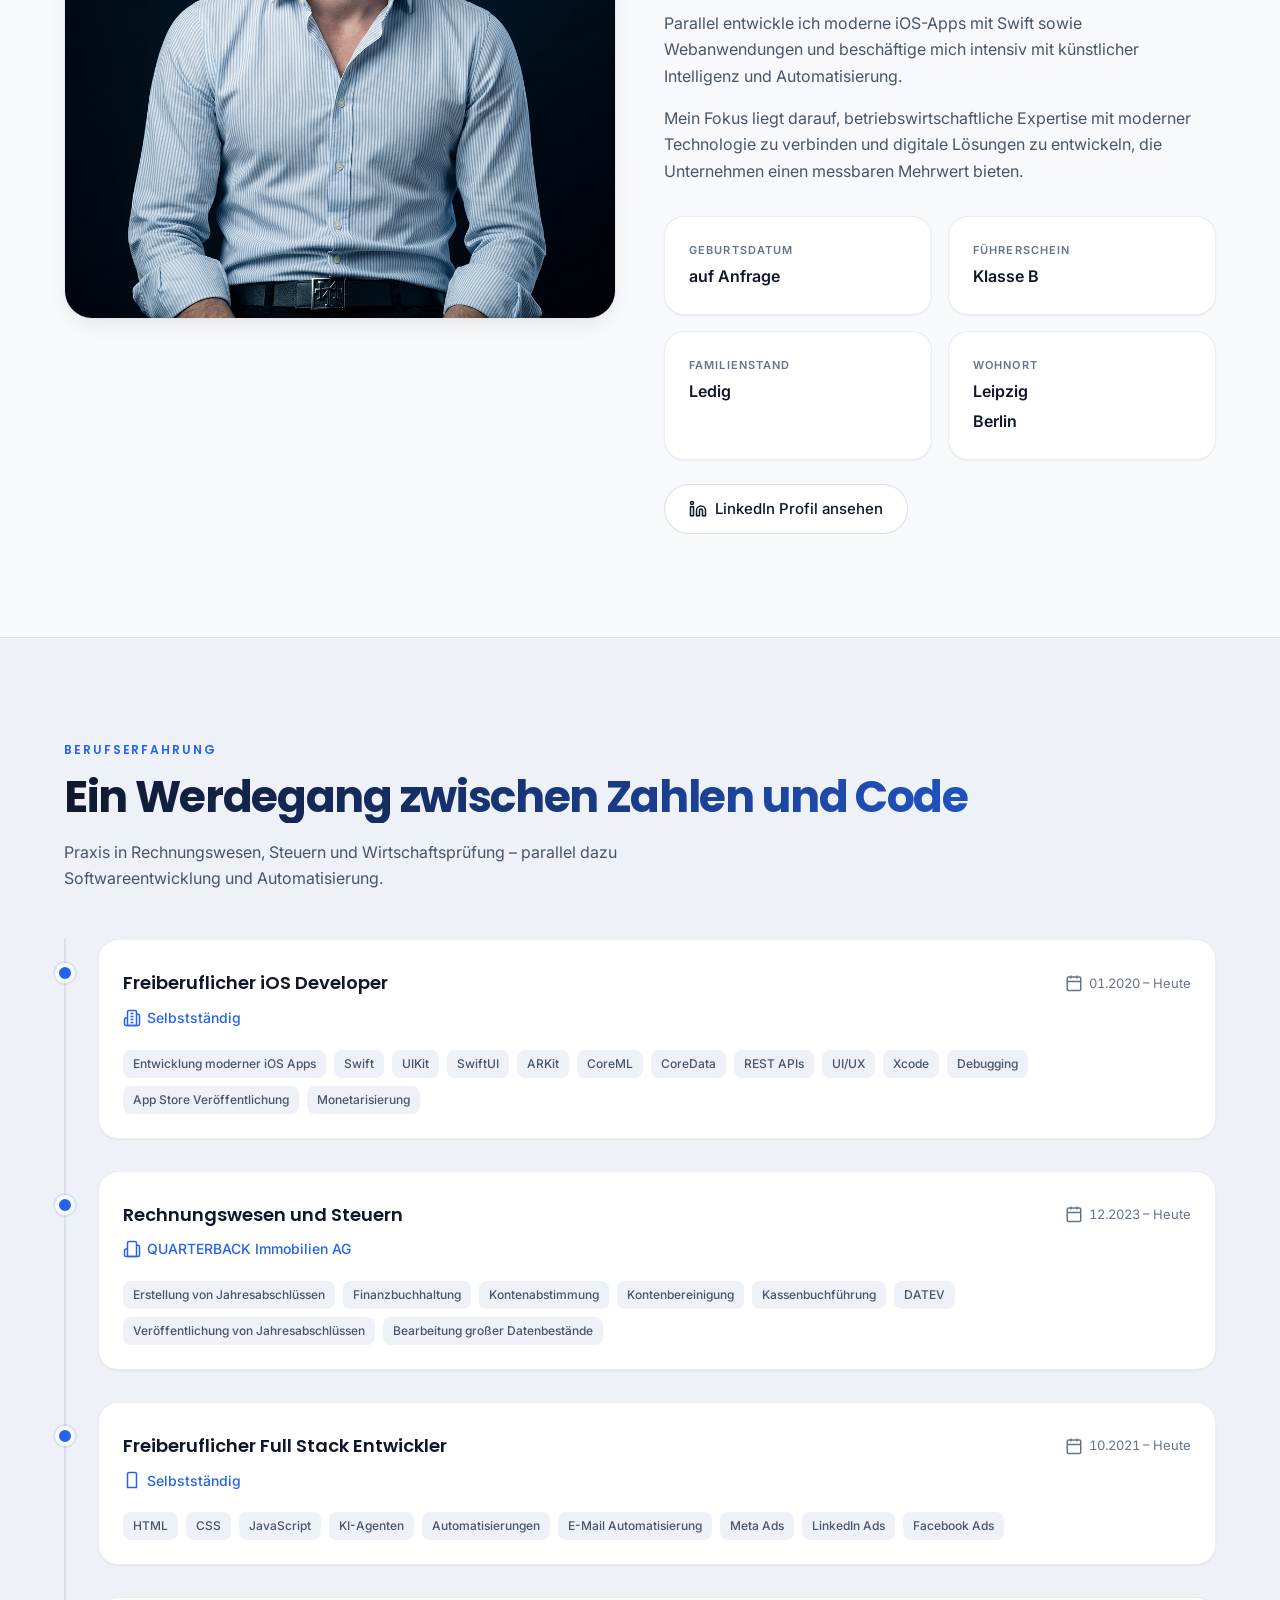
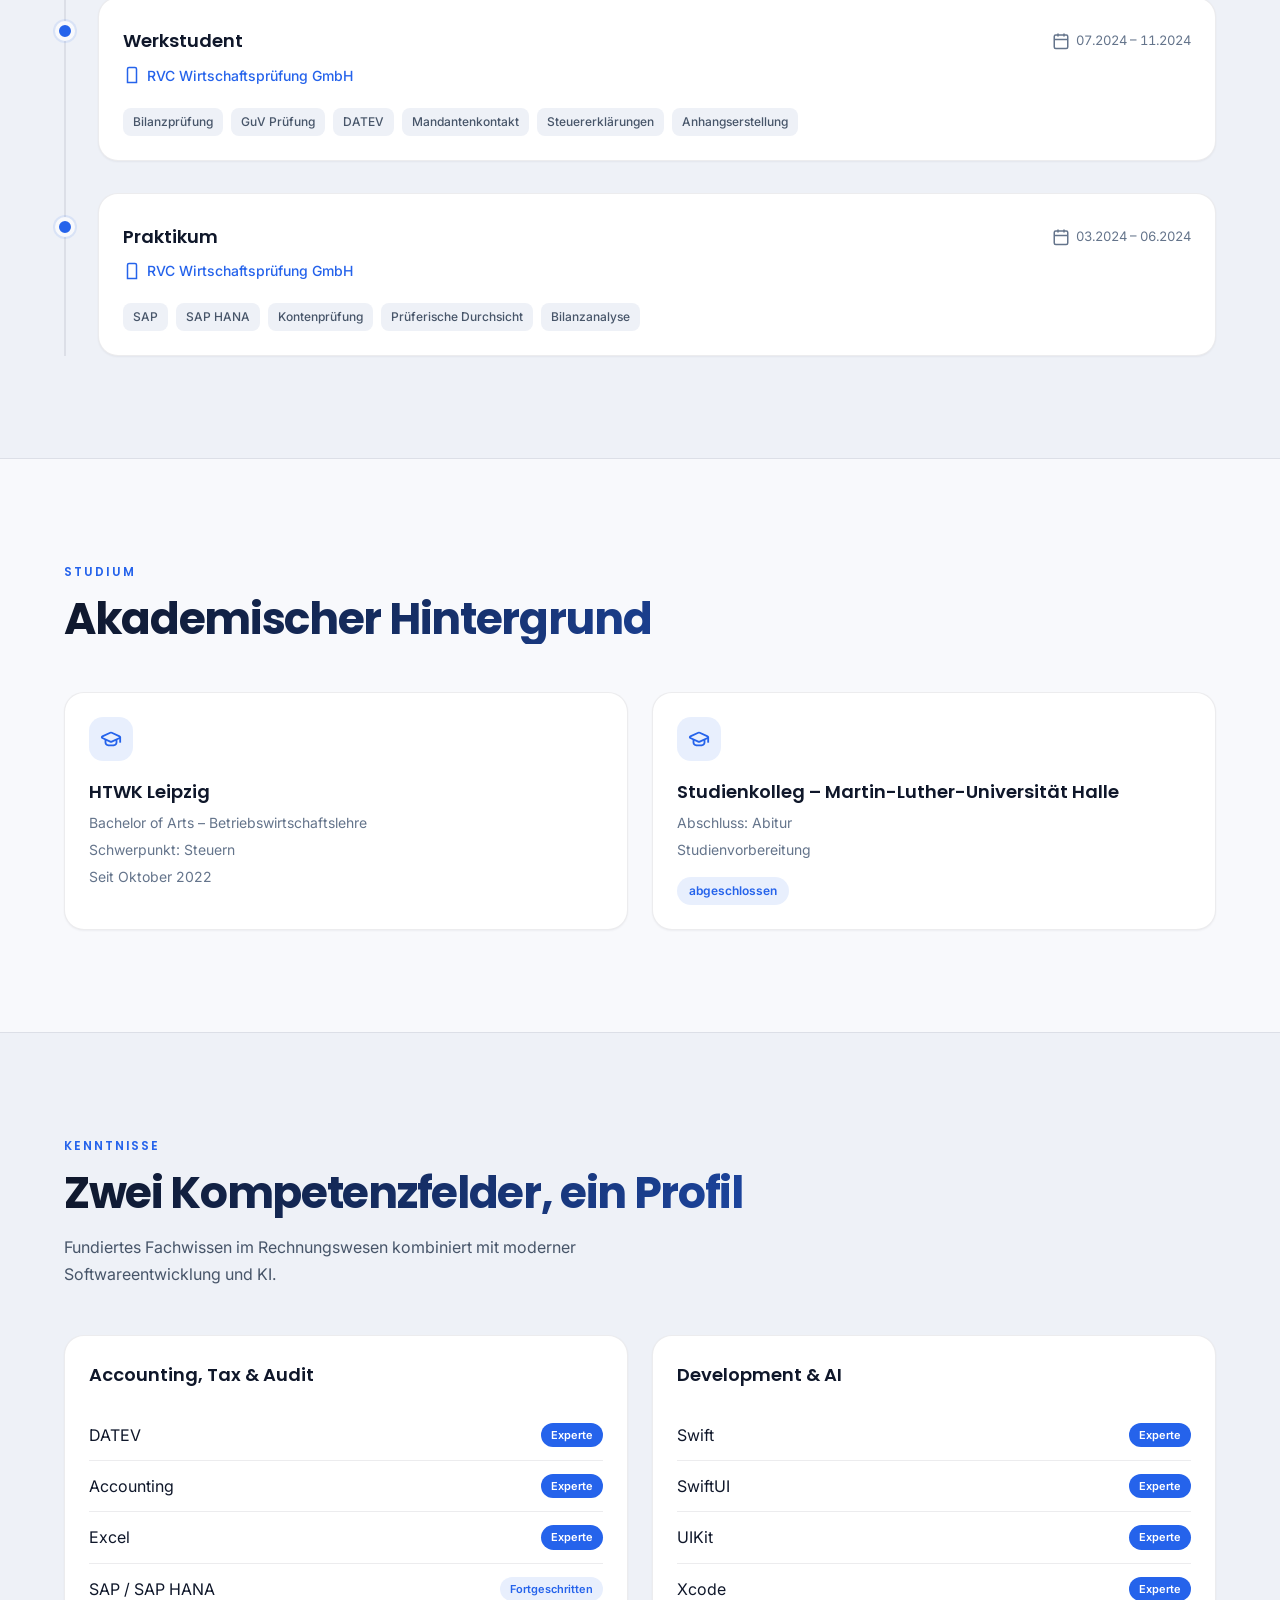
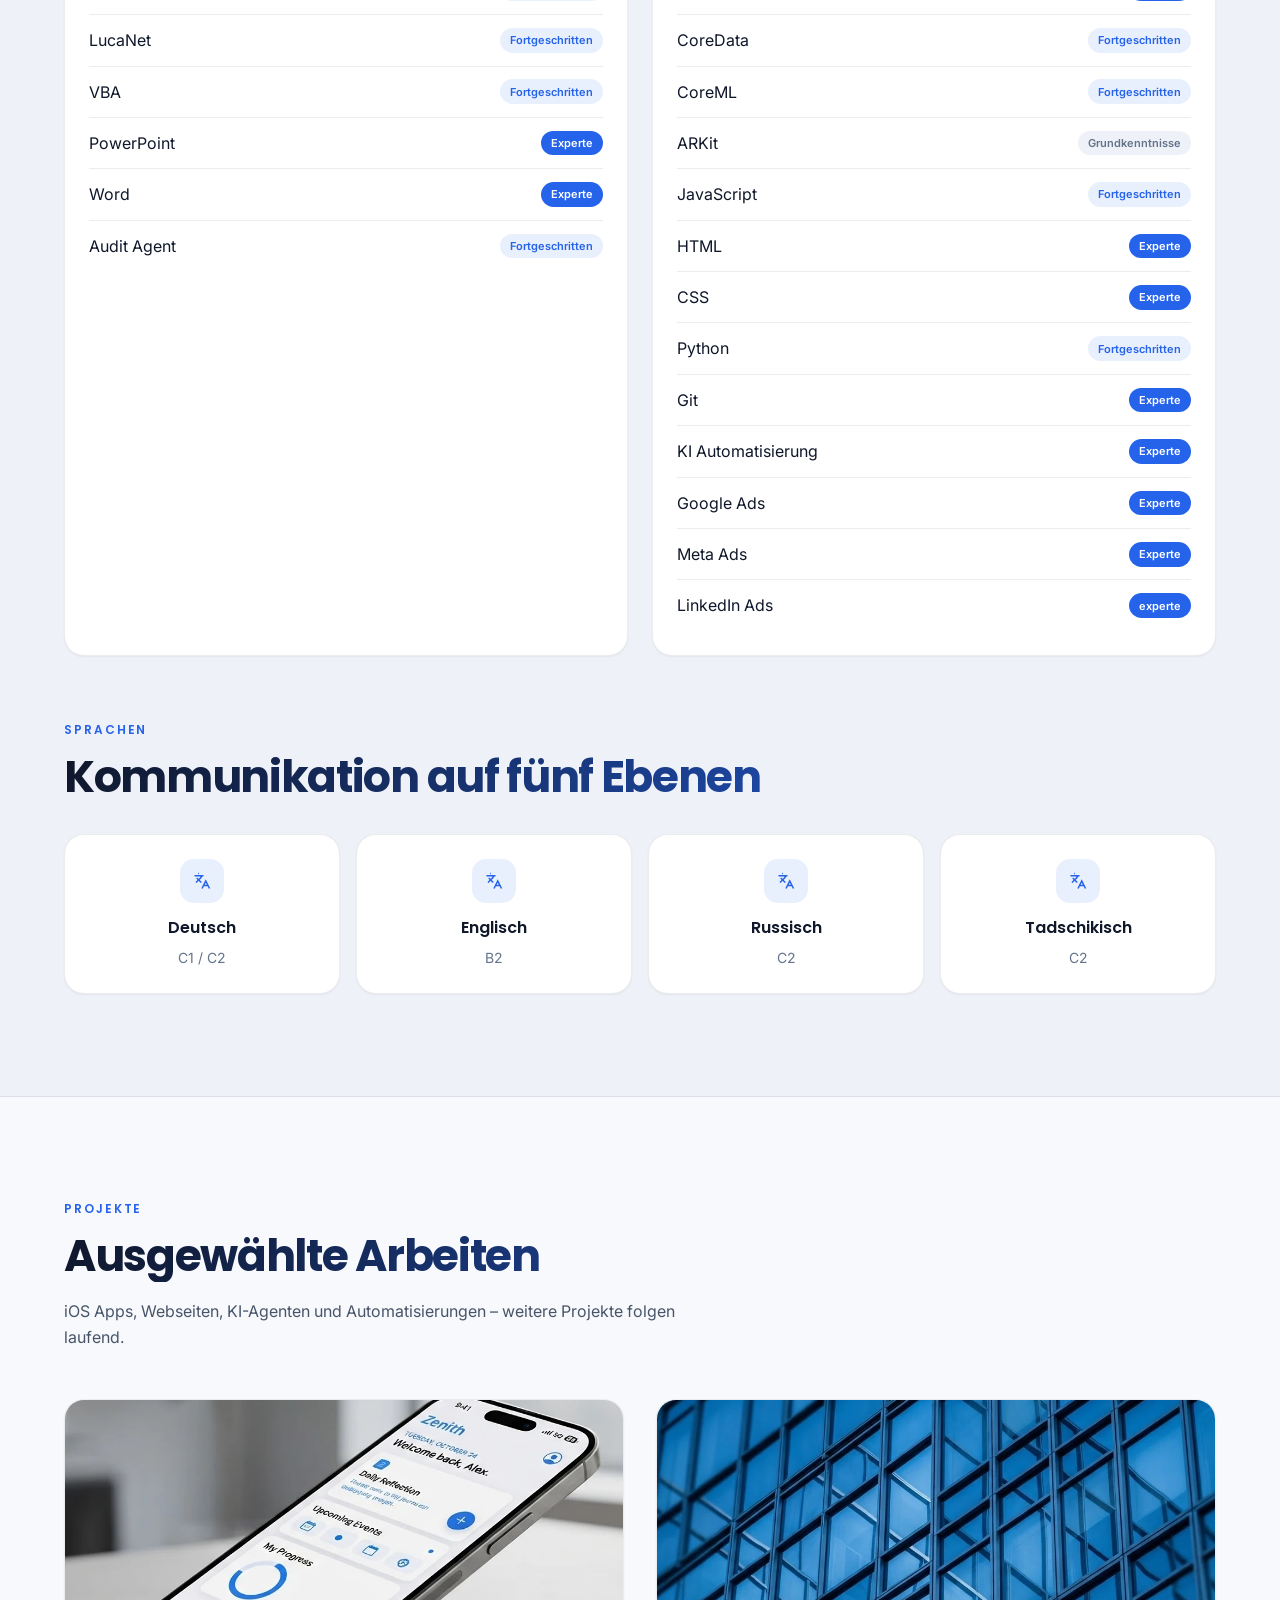
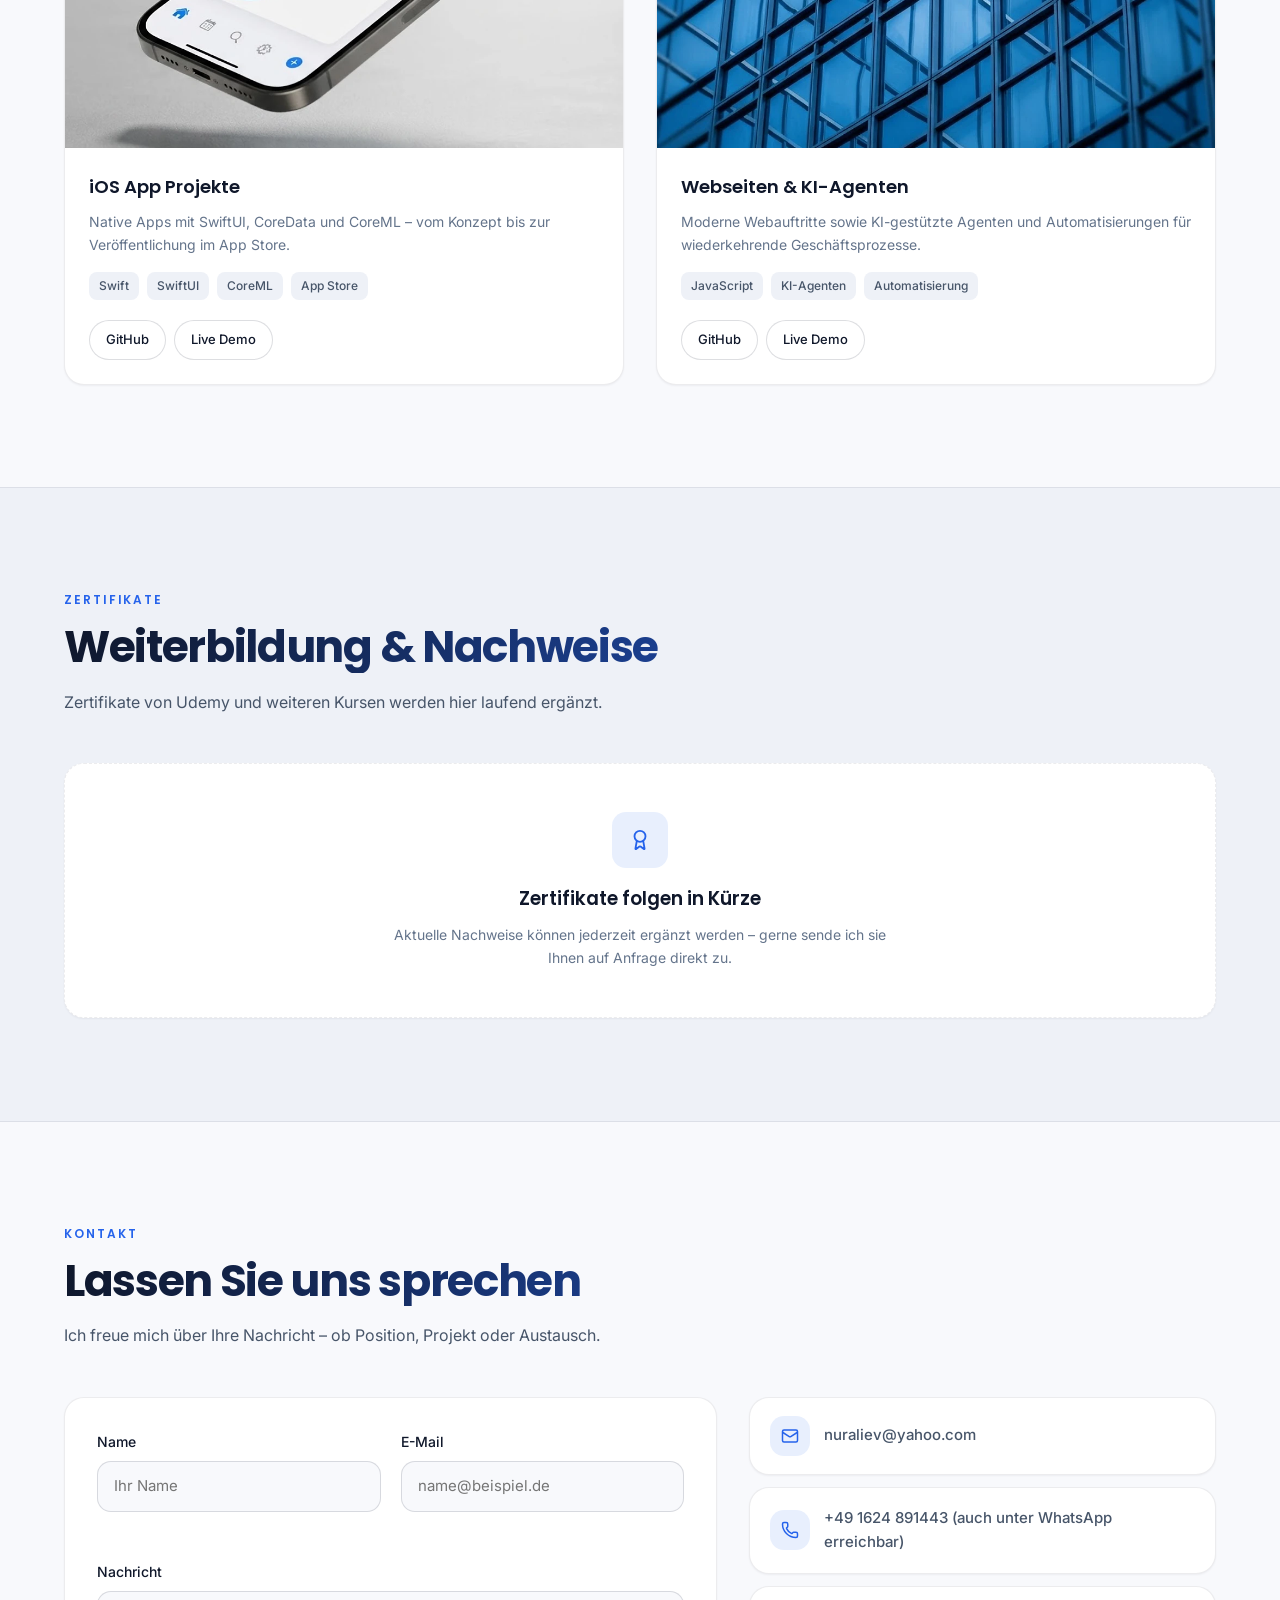
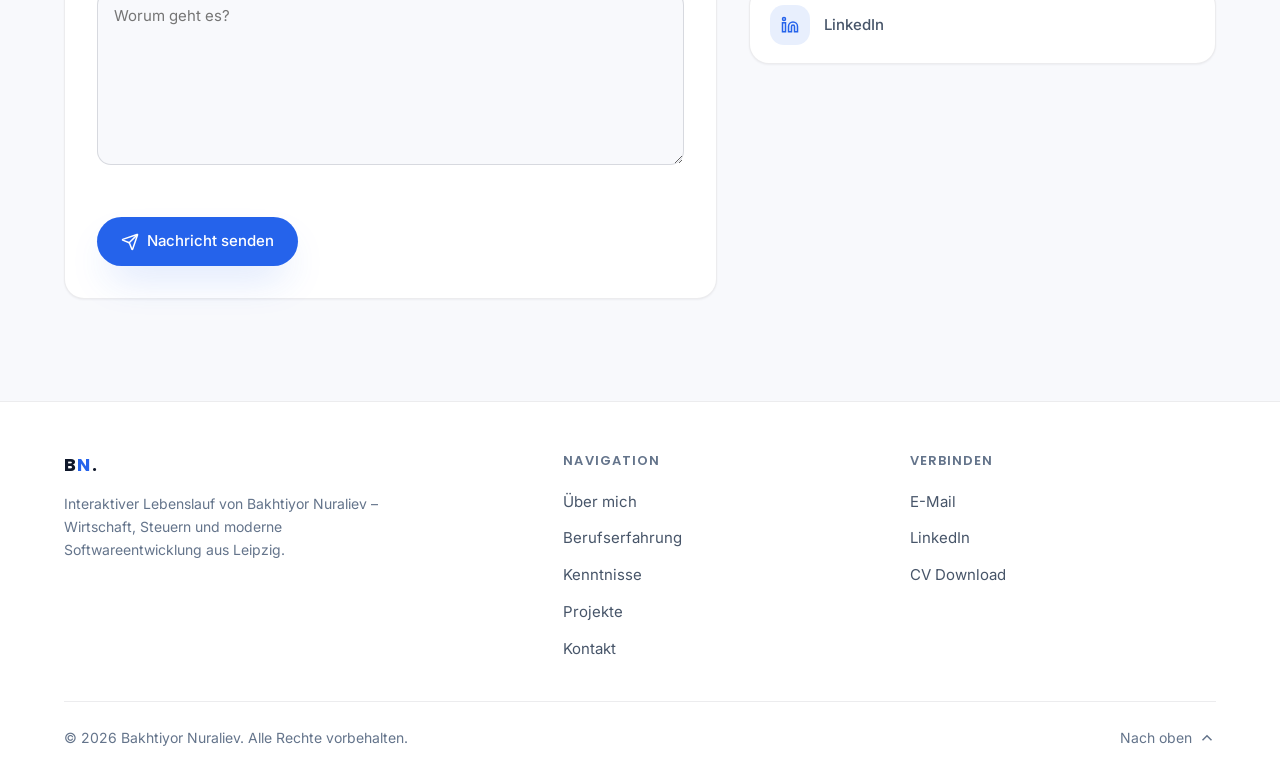
<file: LL/index.html>
<!DOCTYPE html>
<html lang="de">
<head>
  <meta charset="UTF-8">
  <title>Bachtijor Nuraliev — Interaktiver Lebenslauf</title>
  <meta http-equiv="refresh" content="0; url=../index.html">
  <link rel="canonical" href="../index.html">
  <script>location.replace("../index.html");</script>
</head>
<body>
  <p><a href="../index.html">Zur Website</a></p>
</body>
</html>
</file>
<file: css/styles.css>
/* ==========================================================================
   Bakhtiyor Nuraliev — Premium Resume Portfolio
   Design System · Light/Dark · Responsive
   ========================================================================== */

:root {
  --font-sans: "Inter", system-ui, -apple-system, sans-serif;
  --font-display: "Poppins", var(--font-sans);

  --color-bg: #f8f9fc;
  --color-bg-elevated: #ffffff;
  --color-bg-muted: #eef1f7;
  --color-surface: #ffffff;
  --color-border: rgba(15, 23, 42, 0.08);
  --color-border-strong: rgba(15, 23, 42, 0.14);

  --color-text: #0f172a;
  --color-text-secondary: #475569;
  --color-text-muted: #64748b;

  --color-accent: #2563eb;
  --color-accent-hover: #1d4ed8;
  --color-accent-soft: rgba(37, 99, 235, 0.1);
  --color-accent-glow: rgba(37, 99, 235, 0.22);

  --color-success: #059669;
  --color-error: #dc2626;

  --radius-sm: 0.5rem;
  --radius-md: 0.875rem;
  --radius-lg: 1.25rem;
  --radius-xl: 1.75rem;
  --radius-full: 9999px;

  --shadow-sm: 0 1px 2px rgba(15, 23, 42, 0.05);
  --shadow-md: 0 8px 24px -8px rgba(15, 23, 42, 0.12);
  --shadow-lg: 0 24px 48px -16px rgba(15, 23, 42, 0.18);
  --shadow-accent: 0 20px 40px -12px var(--color-accent-glow);

  --header-height: 4.5rem;
  --container: 72rem;
  --section-py: clamp(4rem, 8vw, 6.5rem);
  --ease-out: cubic-bezier(0.22, 1, 0.36, 1);
  --transition: 0.3s var(--ease-out);
}

[data-theme="dark"] {
  --color-bg: #070b14;
  --color-bg-elevated: #0d1321;
  --color-bg-muted: #111827;
  --color-surface: #131b2e;
  --color-border: rgba(255, 255, 255, 0.08);
  --color-border-strong: rgba(255, 255, 255, 0.14);

  --color-text: #f1f5f9;
  --color-text-secondary: #cbd5e1;
  --color-text-muted: #94a3b8;

  --color-accent: #3b82f6;
  --color-accent-hover: #60a5fa;
  --color-accent-soft: rgba(59, 130, 246, 0.14);
  --color-accent-glow: rgba(59, 130, 246, 0.28);

  --shadow-sm: 0 1px 2px rgba(0, 0, 0, 0.35);
  --shadow-md: 0 8px 24px -8px rgba(0, 0, 0, 0.45);
  --shadow-lg: 0 24px 48px -16px rgba(0, 0, 0, 0.55);
}

*, *::before, *::after {
  box-sizing: border-box;
  margin: 0;
  padding: 0;
}

html {
  scroll-behavior: smooth;
  scroll-padding-top: var(--header-height);
}

body {
  font-family: var(--font-sans);
  font-size: 1rem;
  line-height: 1.65;
  color: var(--color-text);
  background: var(--color-bg);
  -webkit-font-smoothing: antialiased;
  overflow-x: hidden;
}

img {
  display: block;
  max-width: 100%;
  height: auto;
}

a {
  color: inherit;
  text-decoration: none;
}

button {
  font: inherit;
  cursor: pointer;
  border: none;
  background: none;
}

ul, ol {
  list-style: none;
}

.container {
  width: min(100% - 2.5rem, var(--container));
  margin-inline: auto;
}

/* Typography */
.eyebrow {
  font-family: var(--font-display);
  font-size: 0.75rem;
  font-weight: 600;
  letter-spacing: 0.16em;
  text-transform: uppercase;
  color: var(--color-accent);
}

.section-title {
  font-family: var(--font-display);
  font-size: clamp(1.875rem, 4vw, 2.75rem);
  font-weight: 700;
  letter-spacing: -0.03em;
  line-height: 1.15;
  margin-top: 0.75rem;
}

.section-desc {
  margin-top: 1rem;
  max-width: 42rem;
  color: var(--color-text-secondary);
}

.text-gradient {
  color: var(--color-text);
}

@supports ((-webkit-background-clip: text) or (background-clip: text)) {
  .text-gradient {
    background: linear-gradient(120deg, var(--color-text) 0%, var(--color-accent) 100%);
    -webkit-background-clip: text;
    background-clip: text;
    color: transparent;
  }
}

/* Buttons */
.btn {
  display: inline-flex;
  align-items: center;
  justify-content: center;
  gap: 0.5rem;
  padding: 0.75rem 1.5rem;
  font-size: 0.9375rem;
  font-weight: 500;
  border-radius: var(--radius-full);
  transition: transform var(--transition), background var(--transition), border-color var(--transition), box-shadow var(--transition), color var(--transition);
  white-space: nowrap;
}

.btn:active {
  transform: scale(0.98);
}

.btn--primary {
  background: var(--color-accent);
  color: #fff;
  box-shadow: var(--shadow-accent);
}

.btn--primary:hover {
  background: var(--color-accent-hover);
  transform: translateY(-2px);
}

.btn--ghost {
  background: var(--color-surface);
  border: 1px solid var(--color-border-strong);
  color: var(--color-text);
}

.btn--ghost:hover {
  border-color: var(--color-accent);
  color: var(--color-accent);
  transform: translateY(-2px);
}

.btn--sm {
  padding: 0.5rem 1rem;
  font-size: 0.8125rem;
}

.btn--icon {
  width: 2.5rem;
  height: 2.5rem;
  padding: 0;
  border-radius: var(--radius-full);
  border: 1px solid var(--color-border);
  background: var(--color-surface);
  color: var(--color-text-secondary);
}

.btn--icon:hover {
  color: var(--color-accent);
  border-color: var(--color-accent);
}

.btn:disabled {
  opacity: 0.6;
  cursor: not-allowed;
  transform: none !important;
}

/* Header */
.site-header {
  position: sticky;
  top: 0;
  z-index: 100;
  height: var(--header-height);
  border-bottom: 1px solid transparent;
  transition: background var(--transition), border-color var(--transition), box-shadow var(--transition);
}

.site-header.is-scrolled {
  background: color-mix(in srgb, var(--color-bg) 88%, transparent);
  backdrop-filter: blur(16px);
  -webkit-backdrop-filter: blur(16px);
  border-color: var(--color-border);
  box-shadow: var(--shadow-sm);
}

.header-inner {
  display: flex;
  align-items: center;
  justify-content: space-between;
  gap: 1rem;
  height: 100%;
}

.logo {
  font-family: var(--font-display);
  font-size: 1.125rem;
  font-weight: 700;
  letter-spacing: 0.08em;
  color: var(--color-text);
  transition: color var(--transition);
}

.logo span {
  color: var(--color-accent);
}

.logo:hover {
  color: var(--color-accent);
}

.nav-desktop {
  display: none;
  align-items: center;
  gap: 0.25rem;
}

.nav-desktop a {
  padding: 0.5rem 0.875rem;
  font-size: 0.875rem;
  font-weight: 500;
  color: var(--color-text-muted);
  border-radius: var(--radius-sm);
  transition: color var(--transition), background var(--transition);
}

.nav-desktop a:hover,
.nav-desktop a.is-active {
  color: var(--color-accent);
  background: var(--color-accent-soft);
}

.header-actions {
  display: flex;
  align-items: center;
  gap: 0.5rem;
}

.header-actions .btn--primary {
  display: none;
}

.menu-toggle {
  display: flex;
}

.mobile-nav {
  position: fixed;
  inset: var(--header-height) 0 0 0;
  z-index: 99;
  padding: 1.5rem;
  background: color-mix(in srgb, var(--color-bg) 96%, transparent);
  backdrop-filter: blur(20px);
  -webkit-backdrop-filter: blur(20px);
  border-top: 1px solid var(--color-border);
  transform: translateY(-110%);
  opacity: 0;
  visibility: hidden;
  transition: transform 0.4s var(--ease-out), opacity 0.3s, visibility 0.3s;
}

.mobile-nav.is-open {
  transform: translateY(0);
  opacity: 1;
  visibility: visible;
}

.mobile-nav a {
  display: block;
  padding: 0.875rem 1rem;
  font-weight: 500;
  color: var(--color-text-secondary);
  border-radius: var(--radius-md);
  transition: background var(--transition), color var(--transition);
}

.mobile-nav a:hover {
  background: var(--color-accent-soft);
  color: var(--color-accent);
}

@media (min-width: 1024px) {
  .nav-desktop { display: flex; }
  .menu-toggle { display: none; }
  .header-actions .btn--primary { display: inline-flex; }
}

/* Hero */
.hero {
  position: relative;
  padding-block: clamp(3rem, 8vw, 6rem);
  overflow: hidden;
}

.hero::before {
  content: "";
  position: absolute;
  inset: 0;
  background:
    radial-gradient(circle at 15% 20%, var(--color-accent-soft), transparent 42%),
    radial-gradient(circle at 85% 0%, var(--color-accent-soft), transparent 38%);
  pointer-events: none;
}

.hero-grid {
  position: relative;
  display: grid;
  gap: 3rem;
  align-items: center;
}

.hero-content {
  order: 1;
}

.hero-visual {
  order: 2;
  position: relative;
}

.hero-visual img {
  width: 100%;
  max-width: 26rem;
  margin-inline: auto;
  border-radius: var(--radius-xl);
  border: 1px solid var(--color-border);
  box-shadow: var(--shadow-lg);
  transition: transform 0.5s var(--ease-out), box-shadow 0.5s var(--ease-out);
}

.hero-visual:hover img {
  transform: scale(1.02) translateY(-4px);
  box-shadow: var(--shadow-lg), var(--shadow-accent);
}

.hero-visual::after {
  content: "";
  position: absolute;
  inset: 10% -5% -5% 10%;
  border-radius: var(--radius-xl);
  border: 1px solid var(--color-accent);
  opacity: 0.25;
  z-index: -1;
}

.hero h1 {
  font-family: var(--font-display);
  font-size: clamp(2.5rem, 6vw, 4rem);
  font-weight: 800;
  letter-spacing: -0.04em;
  line-height: 1.05;
  margin-top: 1rem;
}

.hero-subtitle {
  margin-top: 1rem;
  font-size: clamp(1.05rem, 2vw, 1.25rem);
  font-weight: 500;
  color: var(--color-text-secondary);
}

.hero-text {
  margin-top: 1.5rem;
  display: grid;
  gap: 1rem;
  color: var(--color-text-muted);
  max-width: 36rem;
}

.hero-actions {
  display: flex;
  flex-wrap: wrap;
  gap: 0.75rem;
  margin-top: 2rem;
}

@media (min-width: 1024px) {
  .hero-grid {
    grid-template-columns: 1fr 1fr;
    gap: 4rem;
  }
  .hero-content { order: 2; }
  .hero-visual { order: 1; }
}

/* Stats */
.stats {
  border-block: 1px solid var(--color-border);
  background: var(--color-bg-muted);
  padding-block: 3rem;
}

.stats-grid {
  display: grid;
  grid-template-columns: repeat(2, 1fr);
  gap: 1rem;
}

.stat-card {
  padding: 1.25rem 1.5rem;
  background: var(--color-surface);
  border: 1px solid var(--color-border);
  border-radius: var(--radius-lg);
  transition: transform var(--transition), box-shadow var(--transition), border-color var(--transition);
}

.stat-card:hover {
  transform: translateY(-4px);
  box-shadow: var(--shadow-md);
  border-color: color-mix(in srgb, var(--color-accent) 35%, var(--color-border));
}

.stat-value {
  font-family: var(--font-display);
  font-size: clamp(2rem, 4vw, 2.75rem);
  font-weight: 700;
  color: var(--color-accent);
  line-height: 1;
}

.stat-label {
  margin-top: 0.5rem;
  font-size: 0.875rem;
  color: var(--color-text-muted);
}

@media (min-width: 640px) {
  .stats-grid { grid-template-columns: repeat(3, 1fr); }
}

@media (min-width: 1024px) {
  .stats-grid { grid-template-columns: repeat(5, 1fr); }
}

/* Sections */
.section {
  padding-block: var(--section-py);
}

.section--muted {
  background: var(--color-bg-muted);
  border-block: 1px solid var(--color-border);
}

.section-header {
  margin-bottom: 3rem;
}

/* Cards */
.card {
  background: var(--color-surface);
  border: 1px solid var(--color-border);
  border-radius: var(--radius-lg);
  padding: 1.5rem;
  box-shadow: var(--shadow-sm);
  transition: transform var(--transition), box-shadow var(--transition), border-color var(--transition);
}

.card:hover {
  transform: translateY(-4px);
  box-shadow: var(--shadow-md);
  border-color: color-mix(in srgb, var(--color-accent) 30%, var(--color-border));
}

.card-icon {
  width: 2.75rem;
  height: 2.75rem;
  display: flex;
  align-items: center;
  justify-content: center;
  border-radius: var(--radius-md);
  background: var(--color-accent-soft);
  color: var(--color-accent);
}

/* About */
.about-grid {
  display: grid;
  gap: 3rem;
  align-items: start;
}

.about-image {
  border-radius: var(--radius-xl);
  border: 1px solid var(--color-border);
  box-shadow: var(--shadow-md);
  transition: transform 0.5s var(--ease-out);
}

.about-image:hover {
  transform: scale(1.01);
}

.about-text {
  display: grid;
  gap: 1rem;
  color: var(--color-text-secondary);
}

.info-grid {
  display: grid;
  gap: 1rem;
  margin-top: 2rem;
}

.info-item dt {
  font-size: 0.6875rem;
  font-weight: 600;
  letter-spacing: 0.1em;
  text-transform: uppercase;
  color: var(--color-text-muted);
}

.info-item dd {
  margin-top: 0.25rem;
  font-weight: 600;
}

@media (min-width: 640px) {
  .info-grid { grid-template-columns: repeat(2, 1fr); }
}

@media (min-width: 1024px) {
  .about-grid { grid-template-columns: 1fr 1fr; }
}

/* Timeline */
.timeline {
  position: relative;
  margin-top: 3rem;
  padding-left: 2rem;
  border-left: 2px solid var(--color-border);
}

.timeline-item {
  position: relative;
  padding-bottom: 2rem;
}

.timeline-item:last-child {
  padding-bottom: 0;
}

.timeline-marker {
  position: absolute;
  left: calc(-2rem - 11px);
  top: 1.5rem;
  width: 1.25rem;
  height: 1.25rem;
  border-radius: 50%;
  background: var(--color-accent);
  border: 4px solid var(--color-bg);
  box-shadow: 0 0 0 2px var(--color-accent-soft);
}

.timeline-card h3 {
  font-family: var(--font-display);
  font-size: 1.125rem;
  font-weight: 600;
}

.timeline-meta {
  display: flex;
  flex-wrap: wrap;
  align-items: center;
  justify-content: space-between;
  gap: 0.5rem;
  margin-top: 0.25rem;
}

.timeline-date {
  display: inline-flex;
  align-items: center;
  gap: 0.375rem;
  font-size: 0.8125rem;
  font-variant-numeric: tabular-nums;
  color: var(--color-text-muted);
}

.timeline-company {
  display: inline-flex;
  align-items: center;
  gap: 0.375rem;
  margin-top: 0.5rem;
  font-size: 0.875rem;
  font-weight: 500;
  color: var(--color-accent);
}

.tags {
  display: flex;
  flex-wrap: wrap;
  gap: 0.5rem;
  margin-top: 1rem;
}

.tag {
  padding: 0.25rem 0.625rem;
  font-size: 0.75rem;
  font-weight: 500;
  color: var(--color-text-secondary);
  background: var(--color-bg-muted);
  border-radius: var(--radius-sm);
  transition: background var(--transition), color var(--transition);
}

.timeline-card:hover .tag {
  background: var(--color-accent-soft);
  color: var(--color-accent);
}

/* Education */
.edu-grid {
  display: grid;
  gap: 1.5rem;
}

@media (min-width: 768px) {
  .edu-grid { grid-template-columns: repeat(2, 1fr); }
}

.edu-card h3 {
  margin-top: 1rem;
  font-family: var(--font-display);
  font-size: 1.125rem;
  font-weight: 600;
}

.edu-card p {
  margin-top: 0.25rem;
  font-size: 0.875rem;
  color: var(--color-text-muted);
}

.badge {
  display: inline-block;
  margin-top: 1rem;
  padding: 0.25rem 0.75rem;
  font-size: 0.75rem;
  font-weight: 600;
  border-radius: var(--radius-full);
  background: var(--color-accent-soft);
  color: var(--color-accent);
}

/* Skills */
.skills-grid {
  display: grid;
  gap: 1.5rem;
}

.skills-card h3 {
  font-family: var(--font-display);
  font-size: 1.125rem;
  font-weight: 600;
  margin-bottom: 1.25rem;
}

.skill-row {
  display: flex;
  align-items: center;
  justify-content: space-between;
  gap: 1rem;
  padding: 0.75rem 0;
  border-bottom: 1px solid var(--color-border);
  transition: padding-left var(--transition), background var(--transition);
}

.skill-row:last-child {
  border-bottom: none;
}

.skill-row:hover {
  padding-left: 0.5rem;
  background: var(--color-accent-soft);
  border-radius: var(--radius-sm);
}

.skill-level {
  flex-shrink: 0;
  padding: 0.2rem 0.625rem;
  font-size: 0.6875rem;
  font-weight: 600;
  border-radius: var(--radius-full);
}

.skill-level--expert {
  background: var(--color-accent);
  color: #fff;
}

.skill-level--advanced {
  background: var(--color-accent-soft);
  color: var(--color-accent);
}

.skill-level--basic {
  background: var(--color-bg-muted);
  color: var(--color-text-muted);
}

@media (min-width: 1024px) {
  .skills-grid { grid-template-columns: repeat(2, 1fr); }
}

/* Languages */
.lang-grid {
  display: grid;
  gap: 1rem;
  margin-top: 2rem;
}

.lang-card {
  text-align: center;
  padding: 1.5rem 1rem;
}

.lang-card .card-icon {
  margin-inline: auto;
}

.lang-card h4 {
  margin-top: 0.75rem;
  font-family: var(--font-display);
  font-weight: 600;
}

.lang-card p {
  margin-top: 0.25rem;
  font-size: 0.875rem;
  color: var(--color-text-muted);
}

@media (min-width: 640px) {
  .lang-grid { grid-template-columns: repeat(2, 1fr); }
}

@media (min-width: 1024px) {
  .lang-grid { grid-template-columns: repeat(4, 1fr); }
}

/* Projects */
.project-grid {
  display: grid;
  gap: 2rem;
}

.project-card {
  overflow: hidden;
  padding: 0;
}

.project-card img {
  width: 100%;
  aspect-ratio: 16 / 10;
  object-fit: cover;
  transition: transform 0.6s var(--ease-out);
}

.project-card:hover img {
  transform: scale(1.05);
}

.project-body {
  padding: 1.5rem;
}

.project-body h3 {
  font-family: var(--font-display);
  font-size: 1.125rem;
  font-weight: 600;
}

.project-body p {
  margin-top: 0.5rem;
  font-size: 0.875rem;
  color: var(--color-text-muted);
}

.project-actions {
  display: flex;
  flex-wrap: wrap;
  gap: 0.5rem;
  margin-top: 1.25rem;
}

@media (min-width: 768px) {
  .project-grid { grid-template-columns: repeat(2, 1fr); }
}

/* Certificates placeholder */
.cert-placeholder {
  text-align: center;
  padding: 3rem 2rem;
  border-style: dashed;
}

.cert-placeholder .card-icon {
  margin-inline: auto;
  width: 3.5rem;
  height: 3.5rem;
}

.cert-placeholder h3 {
  margin-top: 1rem;
  font-family: var(--font-display);
  font-weight: 600;
}

.cert-placeholder p {
  margin-top: 0.5rem;
  max-width: 32rem;
  margin-inline: auto;
  font-size: 0.875rem;
  color: var(--color-text-muted);
}

/* Contact */
.contact-grid {
  display: grid;
  gap: 2rem;
}

.contact-links {
  display: grid;
  gap: 0.75rem;
}

.contact-link {
  display: flex;
  align-items: center;
  gap: 0.875rem;
  padding: 1.125rem 1.25rem;
  font-size: 0.9375rem;
  font-weight: 500;
  color: var(--color-text-secondary);
  transition: color var(--transition);
}

.contact-link:hover {
  color: var(--color-accent);
}

.contact-link .card-icon {
  flex-shrink: 0;
  width: 2.5rem;
  height: 2.5rem;
}

/* Form */
.form-card {
  padding: clamp(1.5rem, 4vw, 2rem);
}

.form-grid {
  display: grid;
  gap: 1.25rem;
}

@media (min-width: 640px) {
  .form-grid--2 { grid-template-columns: repeat(2, 1fr); }
}

.form-group {
  display: grid;
  gap: 0.5rem;
}

.form-group label {
  font-size: 0.875rem;
  font-weight: 500;
}

.form-group input,
.form-group textarea,
.form-group select {
  width: 100%;
  padding: 0.75rem 1rem;
  font: inherit;
  font-size: 0.9375rem;
  color: var(--color-text);
  background: var(--color-bg);
  border: 1px solid var(--color-border-strong);
  border-radius: var(--radius-md);
  transition: border-color var(--transition), box-shadow var(--transition);
}

.form-group input:focus,
.form-group textarea:focus,
.form-group select:focus {
  outline: none;
  border-color: var(--color-accent);
  box-shadow: 0 0 0 3px var(--color-accent-soft);
}

.form-group input.is-invalid,
.form-group textarea.is-invalid {
  border-color: var(--color-error);
  box-shadow: 0 0 0 3px rgba(220, 38, 38, 0.12);
}

.form-error {
  font-size: 0.8125rem;
  color: var(--color-error);
  min-height: 1.25rem;
}

.form-status {
  margin-top: 1rem;
  padding: 0.875rem 1rem;
  font-size: 0.875rem;
  border-radius: var(--radius-md);
  display: none;
}

.form-status.is-visible {
  display: block;
}

.form-status--success {
  background: rgba(5, 150, 105, 0.12);
  color: var(--color-success);
  border: 1px solid rgba(5, 150, 105, 0.25);
}

.form-status--error {
  background: rgba(220, 38, 38, 0.1);
  color: var(--color-error);
  border: 1px solid rgba(220, 38, 38, 0.25);
}

.form-group--spaced {
  margin-top: 1.25rem;
}

.form-submit {
  margin-top: 1.5rem;
}

.section-header--sub {
  margin-top: 4rem;
  margin-bottom: 0;
}

.edu-date {
  margin-top: 1rem;
  font-size: 0.8125rem;
  color: var(--color-text-muted);
}

@media (min-width: 1024px) {
  .contact-grid {
    grid-template-columns: 1.4fr 1fr;
    align-items: start;
  }
}

/* Footer */
.site-footer {
  border-top: 1px solid var(--color-border);
  background: var(--color-bg-elevated);
  padding-block: 3rem 1.5rem;
}

.footer-grid {
  display: grid;
  gap: 2.5rem;
}

.footer-brand p {
  margin-top: 0.75rem;
  max-width: 22rem;
  font-size: 0.875rem;
  color: var(--color-text-muted);
}

.footer-nav h4,
.footer-social h4 {
  font-family: var(--font-display);
  font-size: 0.8125rem;
  font-weight: 600;
  letter-spacing: 0.08em;
  text-transform: uppercase;
  color: var(--color-text-muted);
  margin-bottom: 1rem;
}

.footer-nav ul,
.footer-social ul {
  display: grid;
  gap: 0.625rem;
}

.footer-nav a,
.footer-social a {
  font-size: 0.9375rem;
  color: var(--color-text-secondary);
  transition: color var(--transition);
}

.footer-nav a:hover,
.footer-social a:hover {
  color: var(--color-accent);
}

.footer-bottom {
  display: flex;
  flex-wrap: wrap;
  align-items: center;
  justify-content: space-between;
  gap: 1rem;
  margin-top: 2.5rem;
  padding-top: 1.5rem;
  border-top: 1px solid var(--color-border);
  font-size: 0.875rem;
  color: var(--color-text-muted);
}

.back-to-top {
  display: inline-flex;
  align-items: center;
  gap: 0.375rem;
  color: var(--color-text-muted);
  transition: color var(--transition), transform var(--transition);
}

.back-to-top:hover {
  color: var(--color-accent);
  transform: translateY(-2px);
}

@media (min-width: 768px) {
  .footer-grid {
    grid-template-columns: 1.5fr 1fr 1fr;
  }
}

/* Reveal animations — content visible by default; hidden only when JS is active */
.reveal {
  opacity: 1;
  transform: none;
}

html.js-anim .reveal {
  opacity: 0;
  transform: translateY(24px);
  transition: opacity 0.7s var(--ease-out), transform 0.7s var(--ease-out);
}

html.js-anim .reveal.is-visible {
  opacity: 1;
  transform: translateY(0);
}

.reveal-delay-1 { transition-delay: 0.1s; }
.reveal-delay-2 { transition-delay: 0.2s; }
.reveal-delay-3 { transition-delay: 0.3s; }

@media (prefers-reduced-motion: reduce) {
  html { scroll-behavior: auto; }
  .reveal {
    opacity: 1;
    transform: none;
    transition: none;
  }
  .btn, .card, .stat-card, .hero-visual img, .about-image, .project-card img {
    transition: none;
  }
}

/* Spinner */
.spinner {
  width: 1rem;
  height: 1rem;
  border: 2px solid rgba(255, 255, 255, 0.35);
  border-top-color: #fff;
  border-radius: 50%;
  animation: spin 0.7s linear infinite;
}

@keyframes spin {
  to { transform: rotate(360deg); }
}

.icon {
  width: 1.125rem;
  height: 1.125rem;
  flex-shrink: 0;
}

.icon--lg {
  width: 1.375rem;
  height: 1.375rem;
}

.theme-icon--sun { display: none; }
[data-theme="dark"] .theme-icon--moon { display: none; }
[data-theme="dark"] .theme-icon--sun { display: block; }

.mt-6 { margin-top: 1.5rem; }

/* Lovable-Branding entfernen (injiziertes Badge / Logo / Name) */
[id*="lovable" i],
[class*="lovable" i],
[data-lovable],
iframe[src*="lovable" i],
a[href*="lovable.dev" i],
a[href*="gptengineer" i] {
  display: none !important;
  visibility: hidden !important;
  pointer-events: none !important;
}
</file>
